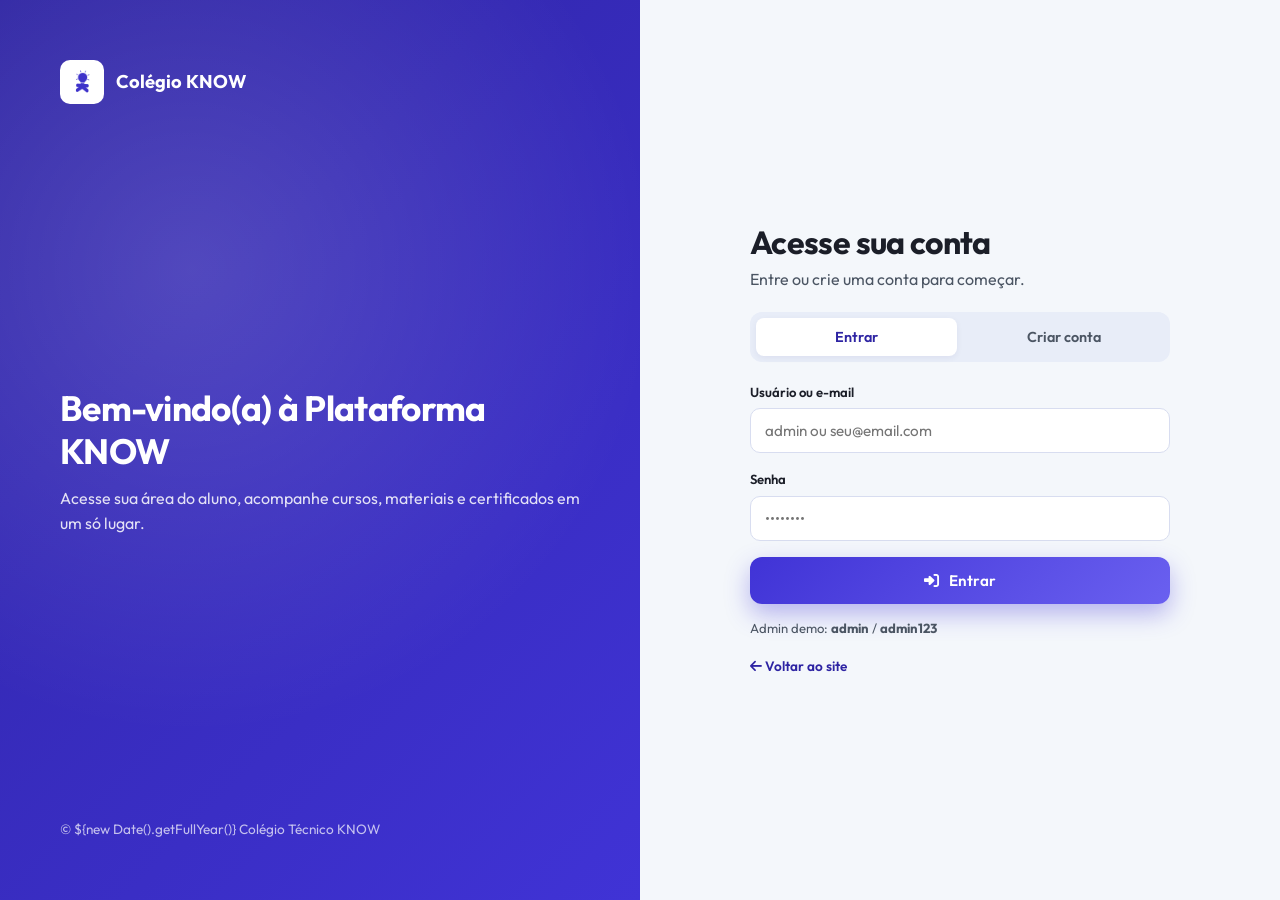
<file: admin.html>
<!doctype html>
<html lang="pt-BR">
<head>
<meta charset="utf-8"><meta name="viewport" content="width=device-width,initial-scale=1">
<title>Painel Administrativo — KNOW</title>
<link rel="icon" href="images/logo-know.png">
<link href="https://fonts.googleapis.com/css2?family=Outfit:wght@300;400;500;600;700;800&display=swap" rel="stylesheet">
<link href="https://cdnjs.cloudflare.com/ajax/libs/font-awesome/6.5.1/css/all.min.css" rel="stylesheet">
<link rel="stylesheet" href="css/style.css">
</head>
<body>
<div class="app" id="app"></div>
<script src="js/partials.js"></script>
<script>
const u = JSON.parse(localStorage.getItem('know_user')||'null');
if(!u || u.role!=='admin'){ location.href='login.html'; }

const leads = JSON.parse(localStorage.getItem('know_leads')||'[]');
const users = JSON.parse(localStorage.getItem('know_users')||'[]');

const byCurso = leads.reduce((a,l)=>{a[l.curso]=(a[l.curso]||0)+1;return a;},{});

function rows(filter='',sortKey='data'){
  const f = leads
    .filter(l => !filter || (l.nome+l.email+l.curso).toLowerCase().includes(filter.toLowerCase()))
    .sort((a,b) => sortKey==='nome'?a.nome.localeCompare(b.nome):new Date(b.data)-new Date(a.data));
  if(!f.length) return `<tr><td colspan="5" style="text-align:center;color:var(--muted);padding:30px">Nenhum lead encontrado</td></tr>`;
  return f.map(l=>`<tr>
    <td><strong>${l.nome}</strong></td>
    <td>${l.email}</td>
    <td>${l.idade} anos</td>
    <td><span class="badge">${l.curso}</span></td>
    <td>${new Date(l.data).toLocaleDateString('pt-BR')}</td>
  </tr>`).join('');
}

const HTML = `
<section class="page-hero">
  <div class="container">
    <div class="breadcrumb">Painel</div>
    <h1>Painel Administrativo</h1>
    <p>Visão geral de leads, usuários e estatísticas da plataforma.</p>
  </div>
</section>
<section><div class="container">
  <div class="dash-grid">
    <div class="dash-card"><div class="icon"><i class="fa-solid fa-user-plus"></i></div><strong>${leads.length}</strong><span>Leads captados</span></div>
    <div class="dash-card"><div class="icon"><i class="fa-solid fa-users"></i></div><strong>${users.length}</strong><span>Usuários</span></div>
    <div class="dash-card"><div class="icon"><i class="fa-solid fa-graduation-cap"></i></div><strong>3</strong><span>Cursos ativos</span></div>
    <div class="dash-card"><div class="icon"><i class="fa-solid fa-chart-pie"></i></div><strong>${Object.keys(byCurso).length}</strong><span>Cursos com leads</span></div>
  </div>

  <h2 style="margin:30px 0 16px">Leads por curso</h2>
  <div class="cards" style="grid-template-columns:repeat(3,1fr)">
    ${['Técnico em Informática','Técnico em Enfermagem','Técnico em Administração'].map(c=>`
      <div class="card"><div class="card__body">
        <h3>${c}</h3>
        <strong style="font-size:2.2rem;color:var(--primary-dark);display:block;margin:8px 0">${byCurso[c]||0}</strong>
        <span style="color:var(--muted);font-size:.85rem">leads registrados</span>
      </div></div>`).join('')}
  </div>

  <div style="margin:32px 0 14px;display:flex;justify-content:space-between;gap:12px;flex-wrap:wrap;align-items:center">
    <h2>Cadastros recentes</h2>
    <div style="display:flex;gap:10px">
      <input id="search" placeholder="Buscar..." style="padding:10px 14px;border:1.5px solid var(--line);border-radius:10px;font-family:inherit">
      <select id="sort" style="padding:10px 14px;border:1.5px solid var(--line);border-radius:10px;font-family:inherit;background:#fff">
        <option value="data">Mais recentes</option>
        <option value="nome">Por nome</option>
      </select>
    </div>
  </div>

  <div class="table-wrap">
    <table>
      <thead><tr><th>Nome</th><th>E-mail</th><th>Idade</th><th>Curso</th><th>Data</th></tr></thead>
      <tbody id="leadBody">${rows()}</tbody>
    </table>
  </div>

  <div style="margin-top:30px;display:flex;gap:10px">
    <button class="btn btn-ghost" onclick="localStorage.removeItem('know_user');location.href='index.html'"><i class="fa-solid fa-right-from-bracket"></i> Sair</button>
    <button class="btn btn-ghost" onclick="if(confirm('Limpar todos os leads?')){localStorage.removeItem('know_leads');location.reload();}"><i class="fa-solid fa-trash"></i> Limpar leads</button>
  </div>
</div></section>
`;

mountShell('admin.html','Painel Administrativo', HTML);

document.getElementById('search').addEventListener('input', refresh);
document.getElementById('sort').addEventListener('change', refresh);
function refresh(){
  const f = document.getElementById('search').value;
  const s = document.getElementById('sort').value;
  document.getElementById('leadBody').innerHTML = rows(f,s);
}
</script>
<script src="js/app.js"></script>
</body>
</html>
</file>
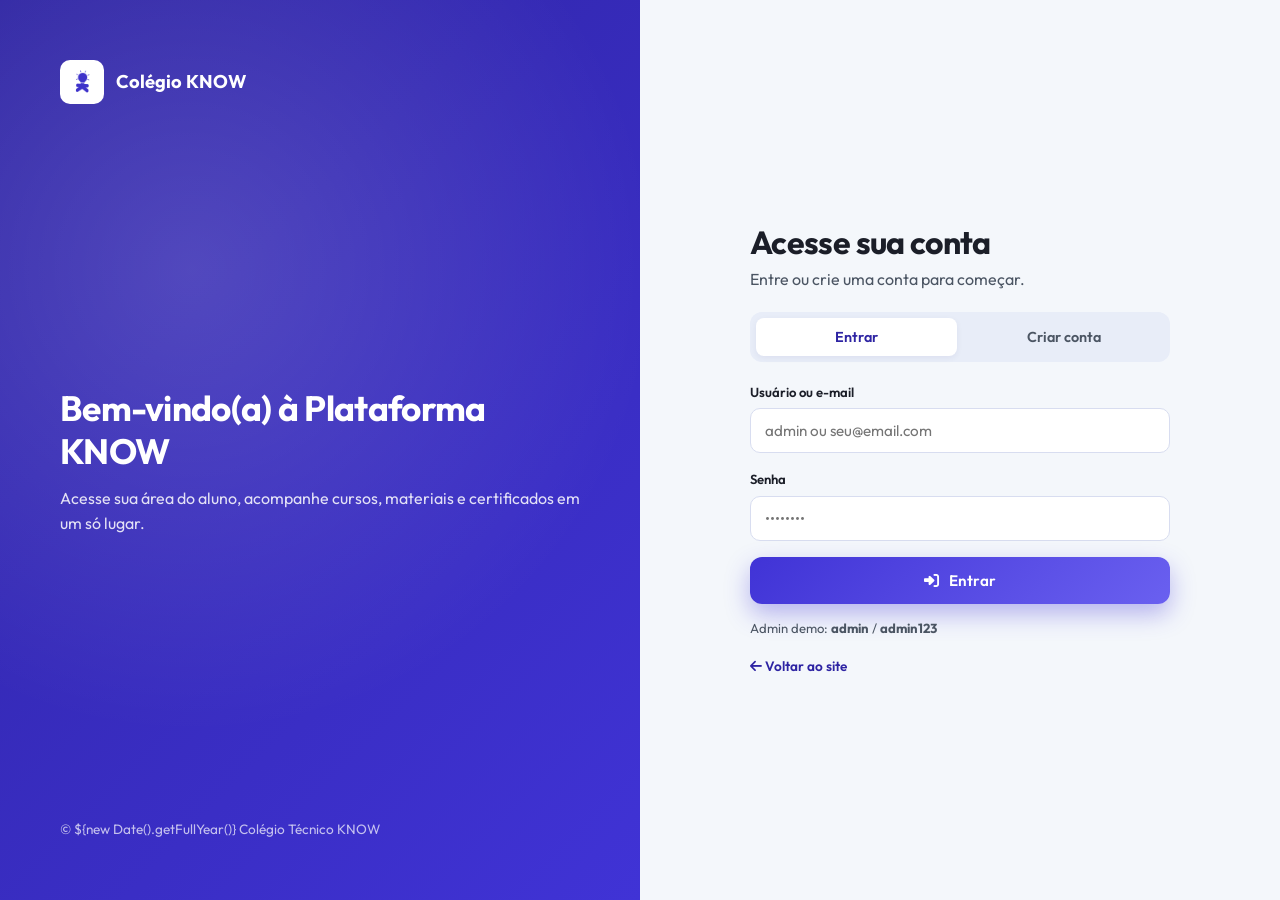
<file: area-aluno.html>
<!doctype html>
<html lang="pt-BR">
<head>
<meta charset="utf-8"><meta name="viewport" content="width=device-width,initial-scale=1">
<title>Área do Aluno — KNOW</title>
<link rel="icon" href="images/logo-know.png">
<link href="https://fonts.googleapis.com/css2?family=Outfit:wght@300;400;500;600;700;800&display=swap" rel="stylesheet">
<link href="https://cdnjs.cloudflare.com/ajax/libs/font-awesome/6.5.1/css/all.min.css" rel="stylesheet">
<link rel="stylesheet" href="css/style.css">
</head>
<body>
<div class="app" id="app"></div>
<script src="js/partials.js"></script>
<script>
const u = JSON.parse(localStorage.getItem('know_user')||'null');
if(!u){ location.href='login.html'; }

const courses = [
  {id:'inf', name:'Técnico em Informática', progress:62, modules:[
    {t:'Introdução à Programação', v:'dQw4w9WgXcQ', done:true},
    {t:'HTML e CSS Essenciais', v:'pQN-pnXPaVg', done:true},
    {t:'JavaScript Moderno', v:'PkZNo7MFNFg', done:false},
    {t:'Banco de Dados', v:'HXV3zeQKqGY', done:false},
  ]},
  {id:'enf', name:'Técnico em Enfermagem', progress:30, modules:[
    {t:'Anatomia Básica', v:'4F4qzPbcFiA', done:true},
    {t:'Sinais Vitais', v:'b1H3xO3x_Js', done:false},
    {t:'Primeiros Socorros', v:'eIho2S0ZahI', done:false},
  ]},
  {id:'adm', name:'Técnico em Administração', progress:15, modules:[
    {t:'Fundamentos de Gestão', v:'jNQXAC9IVRw', done:false},
    {t:'Marketing Digital', v:'lTTajzrSkCw', done:false},
  ]}
];

const params = new URLSearchParams(location.search);
const view = params.get('view') || 'dash';
const cid = params.get('c');

function renderDash(){
  return `
  <section class="page-hero">
    <div class="container">
      <div class="breadcrumb">Área do Aluno</div>
      <h1>Olá, ${u.name.split(' ')[0]} 👋</h1>
      <p>Acompanhe seus cursos, progresso e materiais.</p>
    </div>
  </section>
  <section><div class="container">
    <div class="dash-grid">
      <div class="dash-card"><div class="icon"><i class="fa-solid fa-book-open"></i></div><strong>${courses.length}</strong><span>Cursos ativos</span></div>
      <div class="dash-card"><div class="icon"><i class="fa-solid fa-chart-line"></i></div><strong>${Math.round(courses.reduce((s,c)=>s+c.progress,0)/courses.length)}%</strong><span>Progresso médio</span></div>
      <div class="dash-card"><div class="icon"><i class="fa-solid fa-certificate"></i></div><strong>2</strong><span>Certificados</span></div>
      <div class="dash-card"><div class="icon"><i class="fa-solid fa-clock"></i></div><strong>34h</strong><span>Tempo de estudo</span></div>
    </div>
    <h2 style="margin-bottom:18px">Meus cursos</h2>
    <div class="cards">
      ${courses.map(c=>`
        <article class="card">
          <div class="card__body">
            <span class="badge">${c.modules.length} módulos</span>
            <h3 style="margin-top:10px">${c.name}</h3>
            <div class="progress"><div style="width:${c.progress}%"></div></div>
            <p style="font-size:.82rem">${c.progress}% concluído</p>
            <a class="card__link" href="?view=course&c=${c.id}">Continuar <i class="fa-solid fa-arrow-right"></i></a>
          </div>
        </article>`).join('')}
    </div>
    <div style="margin-top:30px"><button class="btn btn-ghost" onclick="localStorage.removeItem('know_user');location.href='index.html'"><i class="fa-solid fa-right-from-bracket"></i> Sair</button></div>
  </div></section>`;
}

function renderCourse(){
  const c = courses.find(x=>x.id===cid) || courses[0];
  return `
  <section class="page-hero">
    <div class="container">
      <div class="breadcrumb"><a href="area-aluno.html">Área do Aluno</a> / ${c.name}</div>
      <h1>${c.name}</h1>
      <p>Progresso: ${c.progress}% — continue de onde parou.</p>
    </div>
  </section>
  <section><div class="container">
    ${c.modules.map((m,i)=>`
      <div class="module">
        <div class="module__head">
          <h3><i class="fa-solid ${m.done?'fa-circle-check':'fa-circle-play'}" style="color:var(--primary);margin-right:8px"></i> Módulo ${i+1}: ${m.t}</h3>
          <span class="badge">${m.done?'Concluído':'Em andamento'}</span>
        </div>
        <div class="video-frame"><iframe src="https://www.youtube.com/embed/${m.v}" title="${m.t}" allowfullscreen></iframe></div>
        <div style="margin-top:14px;display:flex;gap:10px;flex-wrap:wrap">
          <a class="btn btn-ghost" href="#"><i class="fa-solid fa-file-pdf"></i> Material PDF</a>
          <a class="btn btn-ghost" href="#"><i class="fa-solid fa-clipboard-question"></i> Quiz</a>
        </div>
      </div>`).join('')}
    <a class="btn btn-primary" href="area-aluno.html"><i class="fa-solid fa-arrow-left"></i> Voltar</a>
  </div></section>`;
}

mountShell('area-aluno.html','Área do Aluno', view==='course'?renderCourse():renderDash());
</script>
<script src="js/app.js"></script>
</body>
</html>
</file>
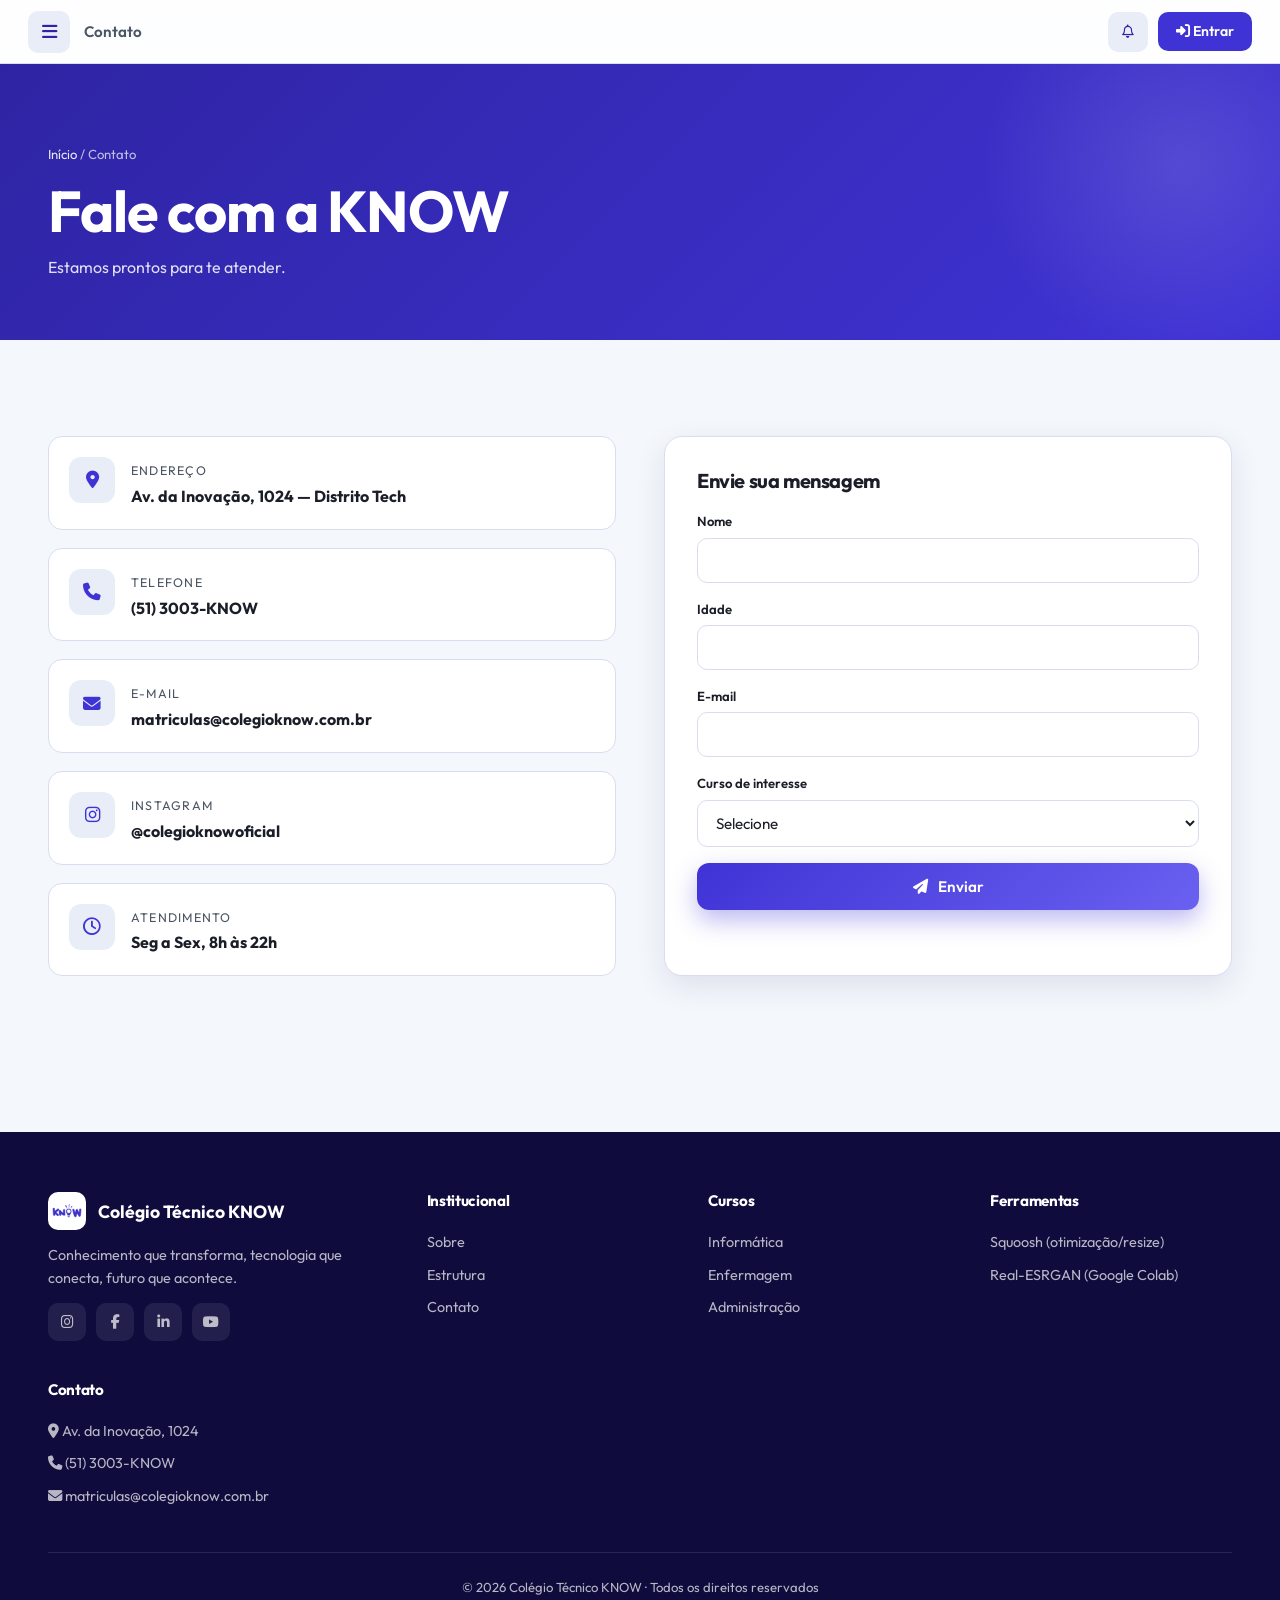
<file: contato.html>
<!doctype html>
<html lang="pt-BR">
<head>
<meta charset="utf-8"><meta name="viewport" content="width=device-width,initial-scale=1">
<title>Contato — Colégio Técnico KNOW</title>
<link rel="icon" href="images/logo-know.png">
<link href="https://fonts.googleapis.com/css2?family=Outfit:wght@300;400;500;600;700;800&display=swap" rel="stylesheet">
<link href="https://cdnjs.cloudflare.com/ajax/libs/font-awesome/6.5.1/css/all.min.css" rel="stylesheet">
<link href="https://unpkg.com/aos@2.3.4/dist/aos.css" rel="stylesheet">
<link rel="stylesheet" href="css/style.css">
</head>
<body>
<div class="app" id="app"></div>
<script src="js/partials.js"></script>
<script>
const HTML = `
<section class="page-hero">
  <div class="container"><div class="breadcrumb"><a href="index.html">Início</a> / Contato</div>
    <h1>Fale com a KNOW</h1><p>Estamos prontos para te atender.</p>
  </div>
</section>
<section>
  <div class="container">
    <div class="contact-grid">
      <div class="contact-info">
        <div class="contact-item"><i class="fa-solid fa-location-dot"></i><div><small>Endereço</small><strong>Av. da Inovação, 1024 — Distrito Tech</strong></div></div>
        <div class="contact-item"><i class="fa-solid fa-phone"></i><div><small>Telefone</small><strong>(51) 3003-KNOW</strong></div></div>
        <div class="contact-item"><i class="fa-solid fa-envelope"></i><div><small>E-mail</small><strong>matriculas@colegioknow.com.br</strong></div></div>
        <div class="contact-item"><i class="fa-brands fa-instagram"></i><div><small>Instagram</small><strong>@colegioknowoficial</strong></div></div>
        <div class="contact-item"><i class="fa-regular fa-clock"></i><div><small>Atendimento</small><strong>Seg a Sex, 8h às 22h</strong></div></div>
      </div>
      <form class="form" id="leadForm" novalidate>
        <h3>Envie sua mensagem</h3>
        <div class="field" data-field="nome"><label>Nome</label><input name="nome" type="text"><span class="err">Informe seu nome</span></div>
        <div class="field" data-field="idade"><label>Idade</label><input name="idade" type="number"><span class="err">Idade inválida</span></div>
        <div class="field" data-field="email"><label>E-mail</label><input name="email" type="email"><span class="err">E-mail inválido</span></div>
        <div class="field" data-field="curso"><label>Curso de interesse</label>
          <select name="curso"><option value="">Selecione</option>
            <option>Técnico em Informática</option><option>Técnico em Enfermagem</option><option>Técnico em Administração</option>
          </select><span class="err">Selecione um curso</span>
        </div>
        <button class="btn btn-primary" style="width:100%;justify-content:center" type="submit"><i class="fa-solid fa-paper-plane"></i> Enviar</button>
      </form>
    </div>
  </div>
</section>
` + renderFooter();
mountShell('contato.html','Contato', HTML);
</script>
<script src="https://unpkg.com/aos@2.3.4/dist/aos.js"></script>
<script src="js/app.js"></script>
</body>
</html>
</file>
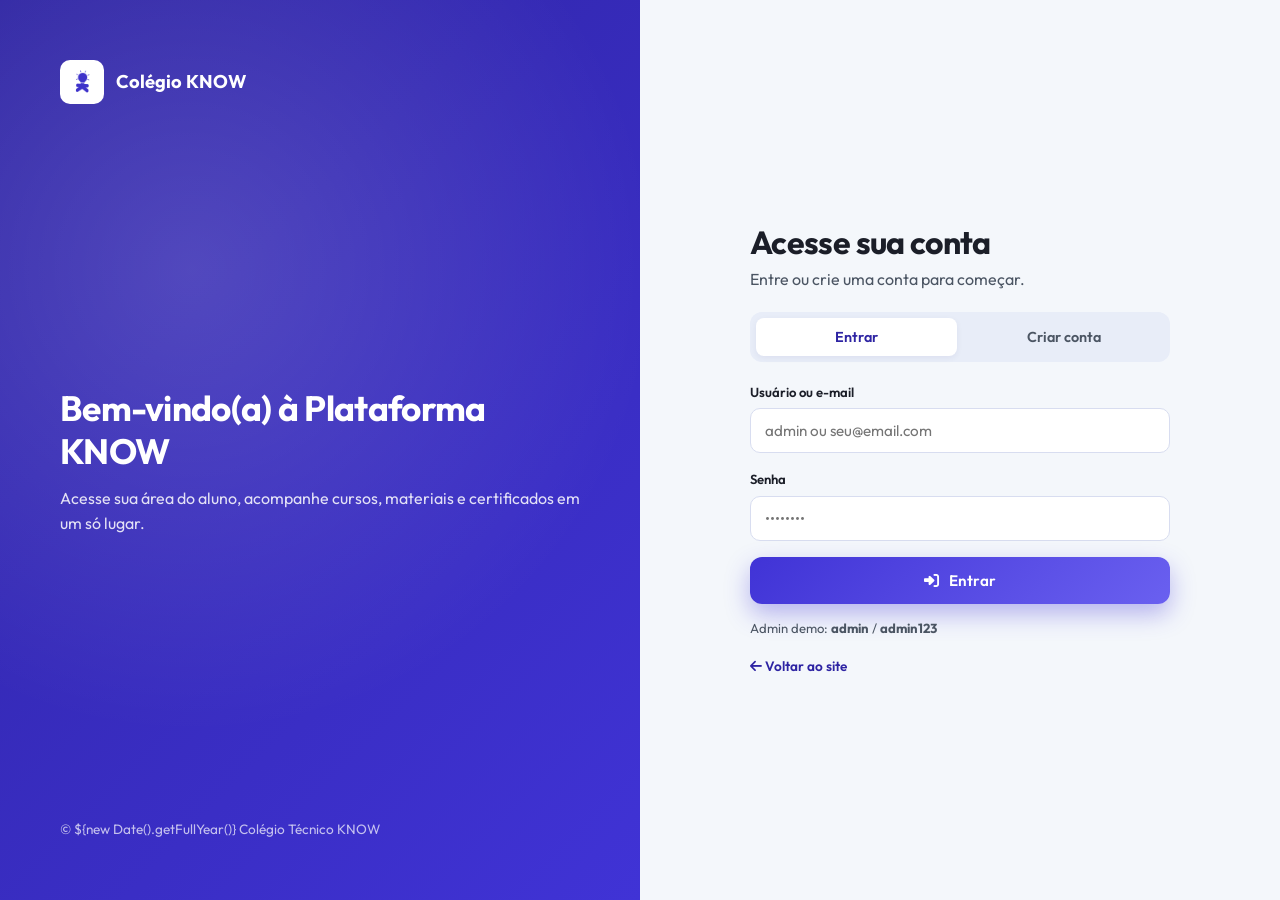
<file: login.html>
<!doctype html>
<html lang="pt-BR">
<head>
<meta charset="utf-8"><meta name="viewport" content="width=device-width,initial-scale=1">
<title>Login — Colégio Técnico KNOW</title>
<link rel="icon" href="images/logo-know.png">
<link href="https://fonts.googleapis.com/css2?family=Outfit:wght@300;400;500;600;700;800&display=swap" rel="stylesheet">
<link href="https://cdnjs.cloudflare.com/ajax/libs/font-awesome/6.5.1/css/all.min.css" rel="stylesheet">
<link rel="stylesheet" href="css/style.css">
</head>
<body>
<div class="auth-wrap">
  <div class="auth-side">
    <div>
      <a href="index.html" style="display:flex;align-items:center;gap:12px;color:#fff">
        <img src="images/icone-know.png" alt="" style="width:44px;height:44px;background:#fff;border-radius:10px;padding:4px">
        <strong style="font-size:1.15rem">Colégio KNOW</strong>
      </a>
    </div>
    <div>
      <h2>Bem-vindo(a) à Plataforma KNOW</h2>
      <p>Acesse sua área do aluno, acompanhe cursos, materiais e certificados em um só lugar.</p>
    </div>
    <div style="font-size:.85rem;color:rgba(255,255,255,.7)">© ${new Date().getFullYear()} Colégio Técnico KNOW</div>
  </div>
  <div class="auth-form-wrap">
    <div class="auth-form">
      <h1>Acesse sua conta</h1>
      <p>Entre ou crie uma conta para começar.</p>
      <div class="auth-tabs">
        <button class="active" data-tab="login">Entrar</button>
        <button data-tab="register">Criar conta</button>
      </div>
      <form id="loginForm">
        <div class="field"><label>Usuário ou e-mail</label><input name="user" type="text" placeholder="admin ou seu@email.com" required></div>
        <div class="field"><label>Senha</label><input name="pass" type="password" placeholder="••••••••" required></div>
        <button class="btn btn-primary" style="width:100%;justify-content:center" type="submit"><i class="fa-solid fa-right-to-bracket"></i> Entrar</button>
        <p style="margin-top:14px;font-size:.82rem;color:var(--muted)">Admin demo: <strong>admin</strong> / <strong>admin123</strong></p>
      </form>
      <form id="registerForm" style="display:none">
        <div class="field"><label>Nome completo</label><input name="name" type="text" required></div>
        <div class="field"><label>E-mail</label><input name="email" type="email" required></div>
        <div class="field"><label>Senha</label><input name="pass" type="password" minlength="6" required></div>
        <button class="btn btn-primary" style="width:100%;justify-content:center" type="submit"><i class="fa-solid fa-user-plus"></i> Criar conta</button>
      </form>
      <p style="margin-top:18px;font-size:.85rem;color:var(--muted)"><a href="index.html" style="color:var(--primary-dark);font-weight:600"><i class="fa-solid fa-arrow-left"></i> Voltar ao site</a></p>
    </div>
  </div>
</div>

<script src="js/app.js"></script>
<script>
const tabs = document.querySelectorAll('.auth-tabs button');
tabs.forEach(b => b.addEventListener('click', () => {
  tabs.forEach(x=>x.classList.remove('active'));
  b.classList.add('active');
  const t = b.dataset.tab;
  document.getElementById('loginForm').style.display = t==='login'?'block':'none';
  document.getElementById('registerForm').style.display = t==='register'?'block':'none';
}));

document.getElementById('loginForm').addEventListener('submit', e => {
  e.preventDefault();
  const user = e.target.user.value.trim();
  const pass = e.target.pass.value;
  if(user==='admin' && pass==='admin123'){
    localStorage.setItem('know_user', JSON.stringify({name:'Administrador KNOW', email:'admin@knowedu.com', role:'admin'}));
    addNotification({
      id:'quiz',
      title:'Quiz Vocacional disponível',
      message:'Responda o quiz e descubra sua área de interesse.',
      href:'quiz.html'
    });
    addNotification({
      id:'raspadinha',
      title:'Raspadinha da Sorte',
      message:'Raspe 3 itens iguais e ganhe prêmios exclusivos.',
      href:'raspadinha.html'
    });
    toast('Bem-vindo, administrador!');
    setTimeout(()=>location.href='admin.html',800);
    return;
  }
  const users = JSON.parse(localStorage.getItem('know_users')||'[]');
  const found = users.find(u => (u.email===user) && u.pass===pass);
  if(found){
    localStorage.setItem('know_user', JSON.stringify({name:found.name,email:found.email,role:'aluno'}));
    addNotification({
      id:'quiz',
      title:'Quiz Vocacional disponível',
      message:'Responda o quiz e descubra sua área de interesse.',
      href:'quiz.html'
    });
    addNotification({
      id:'raspadinha',
      title:'Raspadinha da Sorte',
      message:'Raspe 3 itens iguais e ganhe prêmios exclusivos.',
      href:'raspadinha.html'
    });
    toast('Login realizado!');
    setTimeout(()=>location.href='area-aluno.html',800);
  } else {
    toast('Credenciais inválidas','error');
  }
});

document.getElementById('registerForm').addEventListener('submit', e => {
  e.preventDefault();
  const name = e.target.name.value.trim();
  const email = e.target.email.value.trim();
  const pass = e.target.pass.value;
  const users = JSON.parse(localStorage.getItem('know_users')||'[]');
  if(users.find(u=>u.email===email)){ toast('E-mail já cadastrado','error'); return; }
  users.push({name,email,pass,createdAt:new Date().toISOString()});
  localStorage.setItem('know_users', JSON.stringify(users));
  localStorage.setItem('know_user', JSON.stringify({name,email,role:'aluno'}));
  addLead({
    id: Date.now(),
    nome: name,
    idade: 0,
    email,
    curso: 'Cadastro KNOW',
    data: new Date().toISOString()
  });
  addNotification({
    id:'quiz',
    title:'Quiz Vocacional disponível',
    message:'Responda o quiz e descubra sua área de interesse.',
    href:'quiz.html'
  });
  addNotification({
    id:'raspadinha',
    title:'Raspadinha da Sorte',
    message:'Raspe 3 itens iguais e ganhe prêmios exclusivos.',
    href:'raspadinha.html'
  });
  toast('Conta criada com sucesso!');
  setTimeout(()=>location.href='area-aluno.html',800);
});
</script>
</body>
</html>
</file>
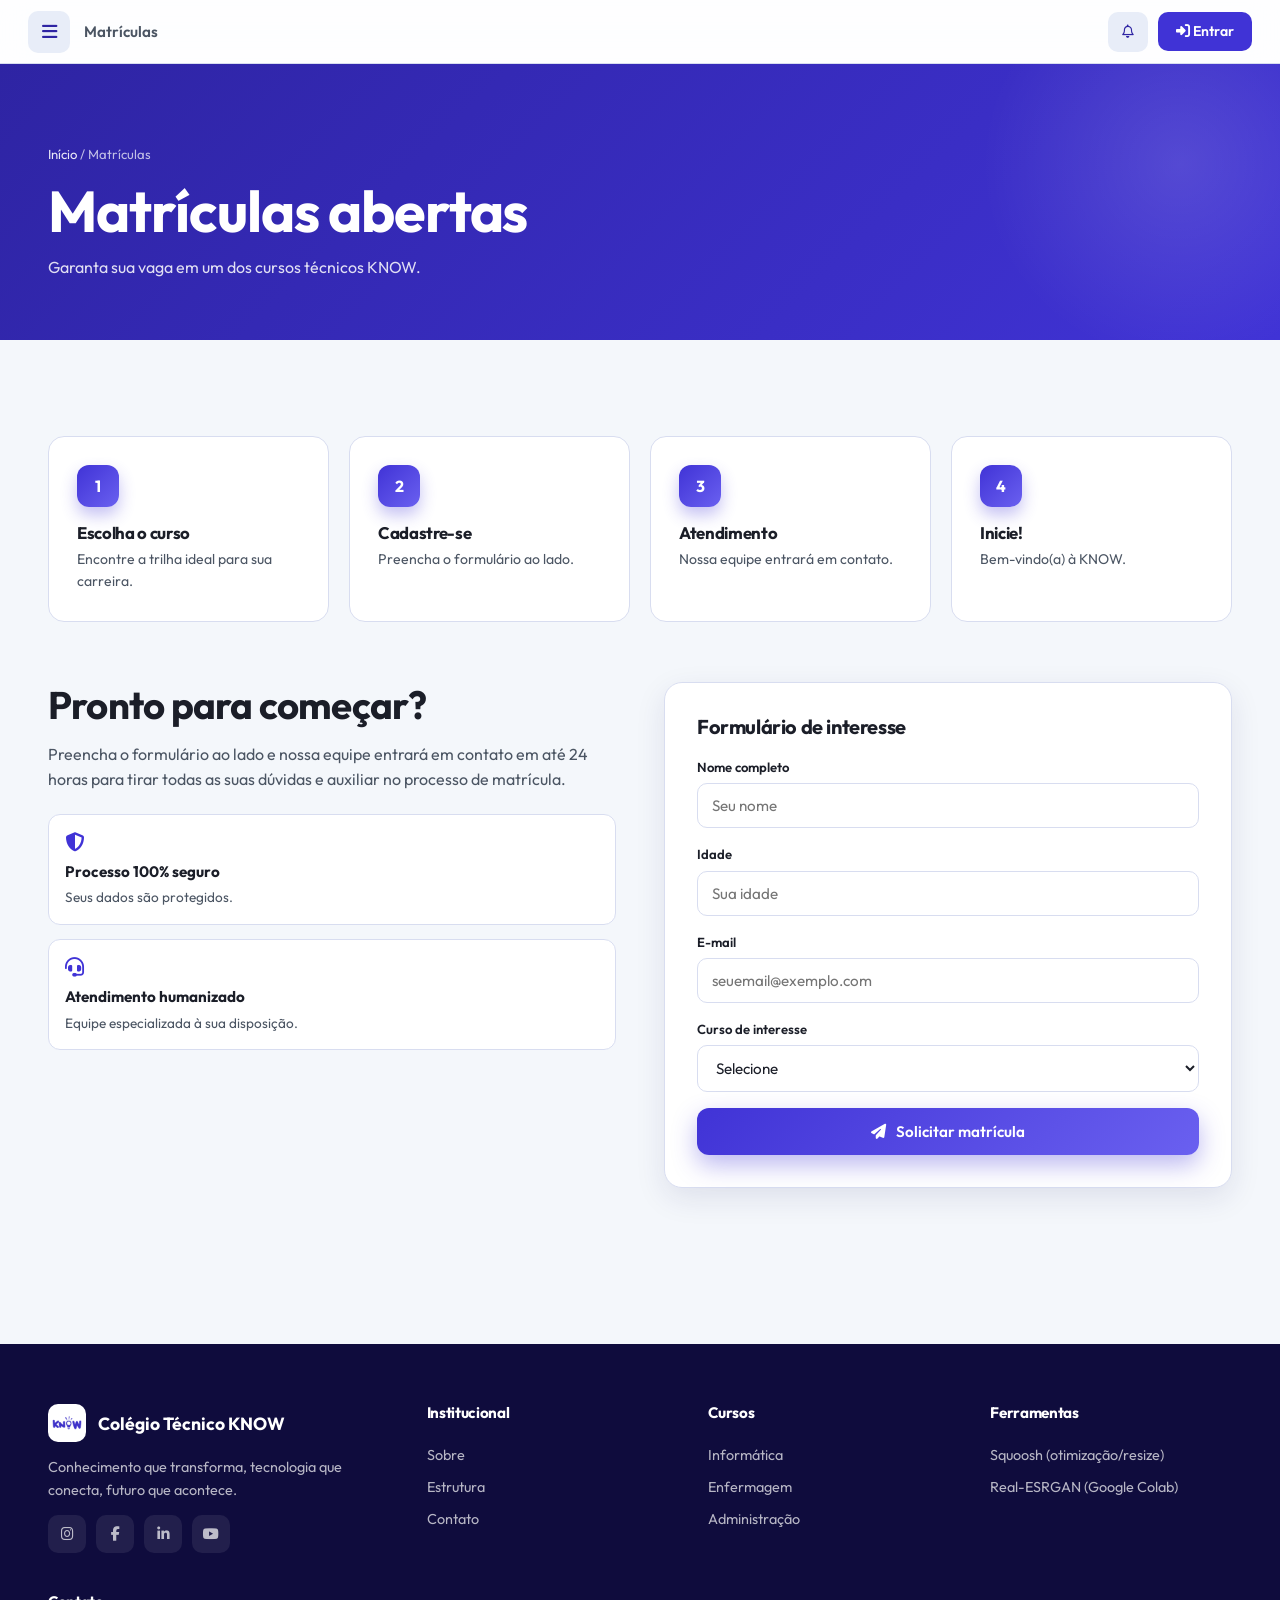
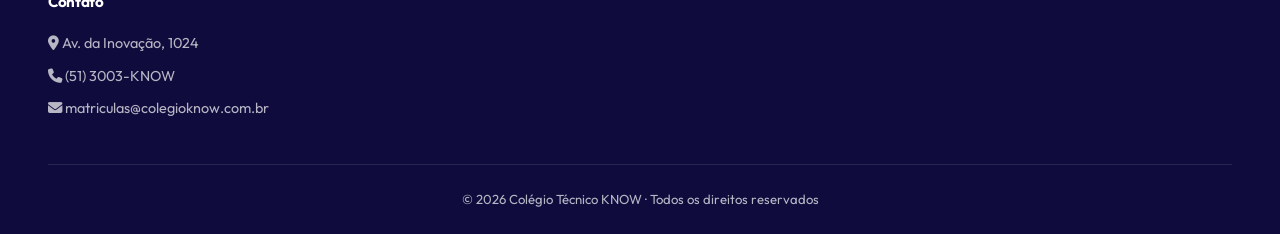
<file: matriculas.html>
<!doctype html>
<html lang="pt-BR">
<head>
<meta charset="utf-8"><meta name="viewport" content="width=device-width,initial-scale=1">
<title>Matrículas — Colégio Técnico KNOW</title>
<link rel="icon" href="images/logo-know.png">
<link href="https://fonts.googleapis.com/css2?family=Outfit:wght@300;400;500;600;700;800&display=swap" rel="stylesheet">
<link href="https://cdnjs.cloudflare.com/ajax/libs/font-awesome/6.5.1/css/all.min.css" rel="stylesheet">
<link href="https://unpkg.com/aos@2.3.4/dist/aos.css" rel="stylesheet">
<link rel="stylesheet" href="css/style.css">
</head>
<body>
<div class="app" id="app"></div>
<script src="js/partials.js"></script>
<script>
const HTML = `
<section class="page-hero">
  <div class="container"><div class="breadcrumb"><a href="index.html">Início</a> / Matrículas</div>
    <h1>Matrículas abertas</h1>
    <p>Garanta sua vaga em um dos cursos técnicos KNOW.</p>
  </div>
</section>
<section>
  <div class="container">
    <div class="steps" style="margin-bottom:60px">
      <div class="step"><div class="step__num">1</div><h3>Escolha o curso</h3><p>Encontre a trilha ideal para sua carreira.</p></div>
      <div class="step"><div class="step__num">2</div><h3>Cadastre-se</h3><p>Preencha o formulário ao lado.</p></div>
      <div class="step"><div class="step__num">3</div><h3>Atendimento</h3><p>Nossa equipe entrará em contato.</p></div>
      <div class="step"><div class="step__num">4</div><h3>Inicie!</h3><p>Bem-vindo(a) à KNOW.</p></div>
    </div>
    <div class="contact-grid">
      <div data-aos="fade-right">
        <h2>Pronto para começar?</h2>
        <p style="margin-top:14px">Preencha o formulário ao lado e nossa equipe entrará em contato em até 24 horas para tirar todas as suas dúvidas e auxiliar no processo de matrícula.</p>
        <div class="values" style="grid-template-columns:1fr">
          <div class="value"><i class="fa-solid fa-shield-halved"></i><strong>Processo 100% seguro</strong><p>Seus dados são protegidos.</p></div>
          <div class="value"><i class="fa-solid fa-headset"></i><strong>Atendimento humanizado</strong><p>Equipe especializada à sua disposição.</p></div>
        </div>
      </div>
      <form class="form" id="leadForm" data-aos="fade-left" novalidate>
        <h3>Formulário de interesse</h3>
        <div class="field" data-field="nome"><label>Nome completo</label><input name="nome" type="text" placeholder="Seu nome"><span class="err">Informe seu nome</span></div>
        <div class="field" data-field="idade"><label>Idade</label><input name="idade" type="number" placeholder="Sua idade"><span class="err">Idade inválida</span></div>
        <div class="field" data-field="email"><label>E-mail</label><input name="email" type="email" placeholder="seuemail@exemplo.com"><span class="err">E-mail inválido</span></div>
        <div class="field" data-field="curso"><label>Curso de interesse</label>
          <select name="curso"><option value="">Selecione</option>
            <option>Técnico em Informática</option>
            <option>Técnico em Enfermagem</option>
            <option>Técnico em Administração</option>
          </select><span class="err">Selecione um curso</span>
        </div>
        <button class="btn btn-primary" style="width:100%;justify-content:center" type="submit"><i class="fa-solid fa-paper-plane"></i> Solicitar matrícula</button>
      </form>
    </div>
  </div>
</section>
` + renderFooter();
mountShell('matriculas.html','Matrículas', HTML);
</script>
<script src="https://unpkg.com/aos@2.3.4/dist/aos.js"></script>
<script src="js/app.js"></script>
</body>
</html>
</file>
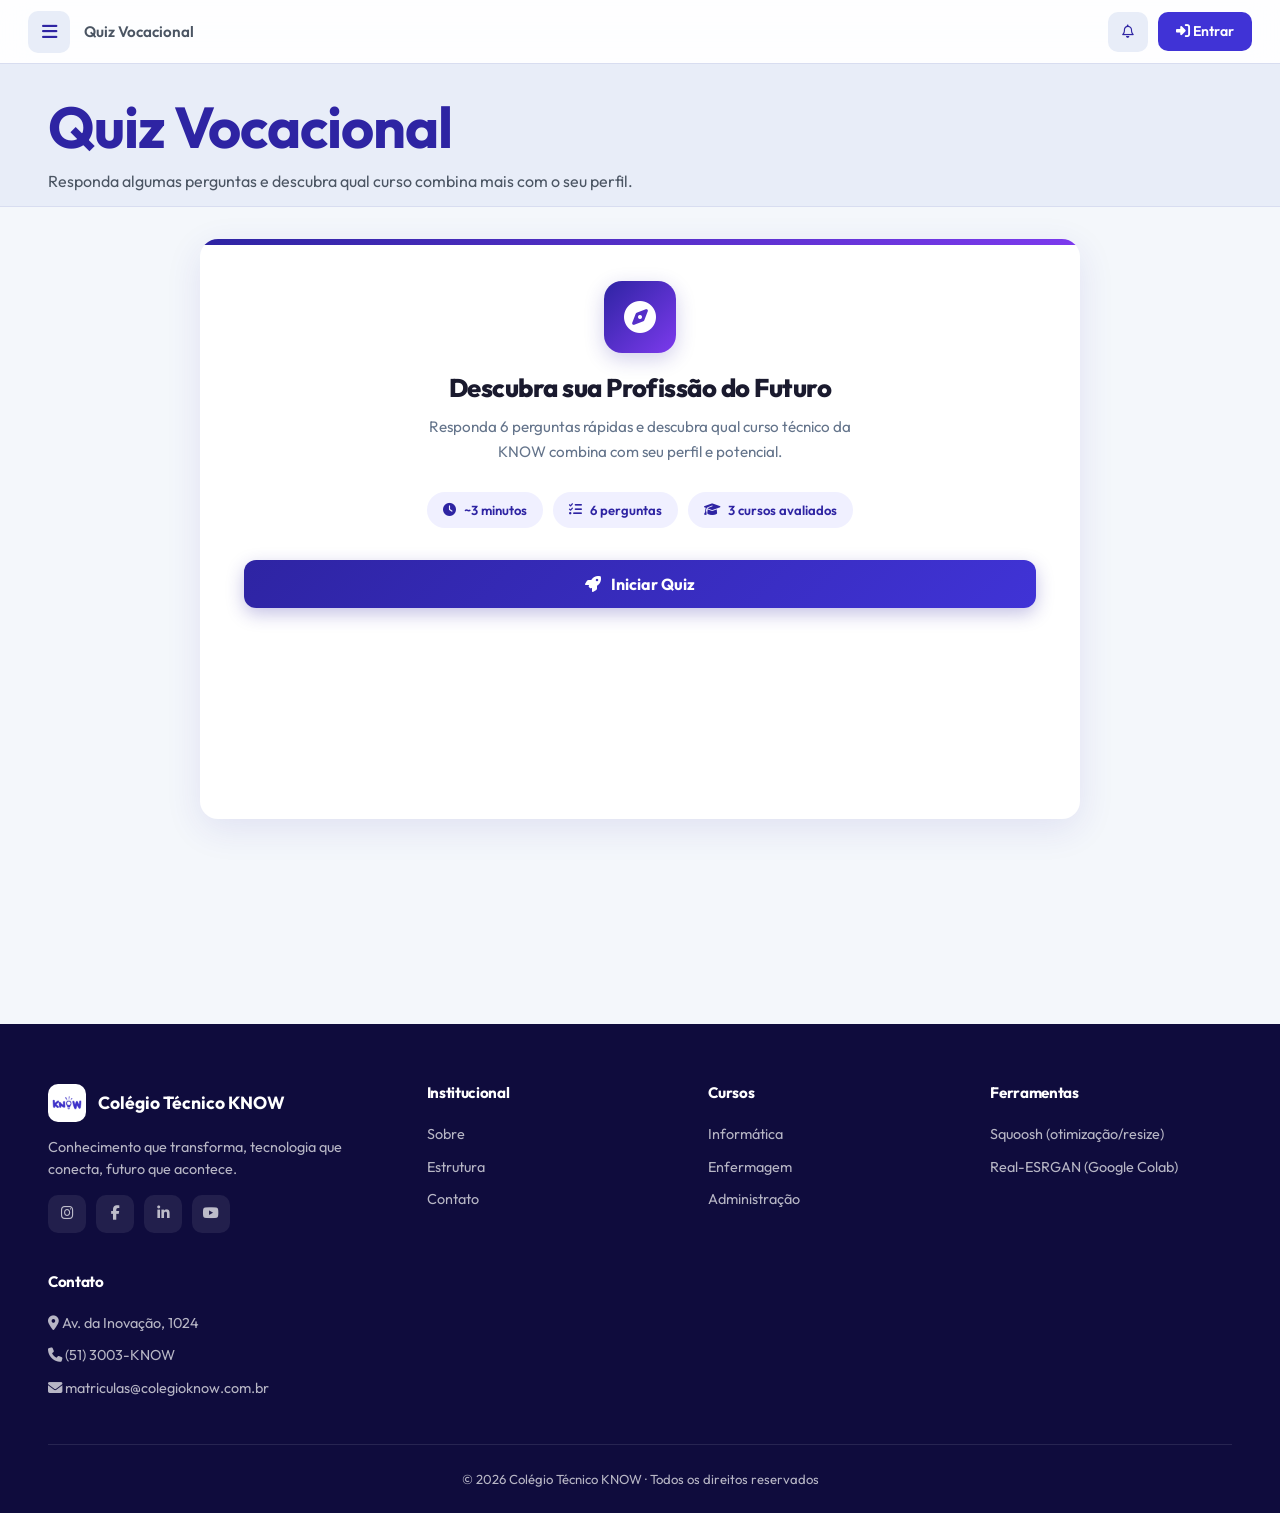
<file: quiz.html>
<!doctype html>
<html lang="pt-BR">
<head>
<meta charset="utf-8">
<meta name="viewport" content="width=device-width,initial-scale=1">
<title>Quiz Vocacional — Colégio Técnico KNOW</title>
<link rel="icon" href="images/logo-know.png">
<link href="https://fonts.googleapis.com/css2?family=Outfit:wght@300;400;500;600;700;800&display=swap" rel="stylesheet">
<link href="https://cdnjs.cloudflare.com/ajax/libs/font-awesome/6.5.1/css/all.min.css" rel="stylesheet">
<link rel="stylesheet" href="css/style.css">
<link rel="stylesheet" href="css/quizCss.css">

</head>
<body>
<div class="app" id="app"></div>
<script src="js/partials.js"></script>
<script>
const HTML = `
<div class="quiz-page">
  <div class="quiz-hero">
    <div class="container">
      <div class="quiz-breadcrumb"></div>
      <h1>Quiz Vocacional</h1>
      <p>Responda algumas perguntas e descubra qual curso combina mais com o seu perfil.</p>
    </div>
  </div>
  <main class="quiz-main" id="quiz-root"></main>
</div>
` + renderFooter();
mountShell('quiz.html','Quiz Vocacional', HTML);
</script>
<script src="https://unpkg.com/aos@2.3.4/dist/aos.js"></script>
<script src="js/app.js"></script>
<script src="js/quizJS.js"></script>
</body>
</html>
</file>
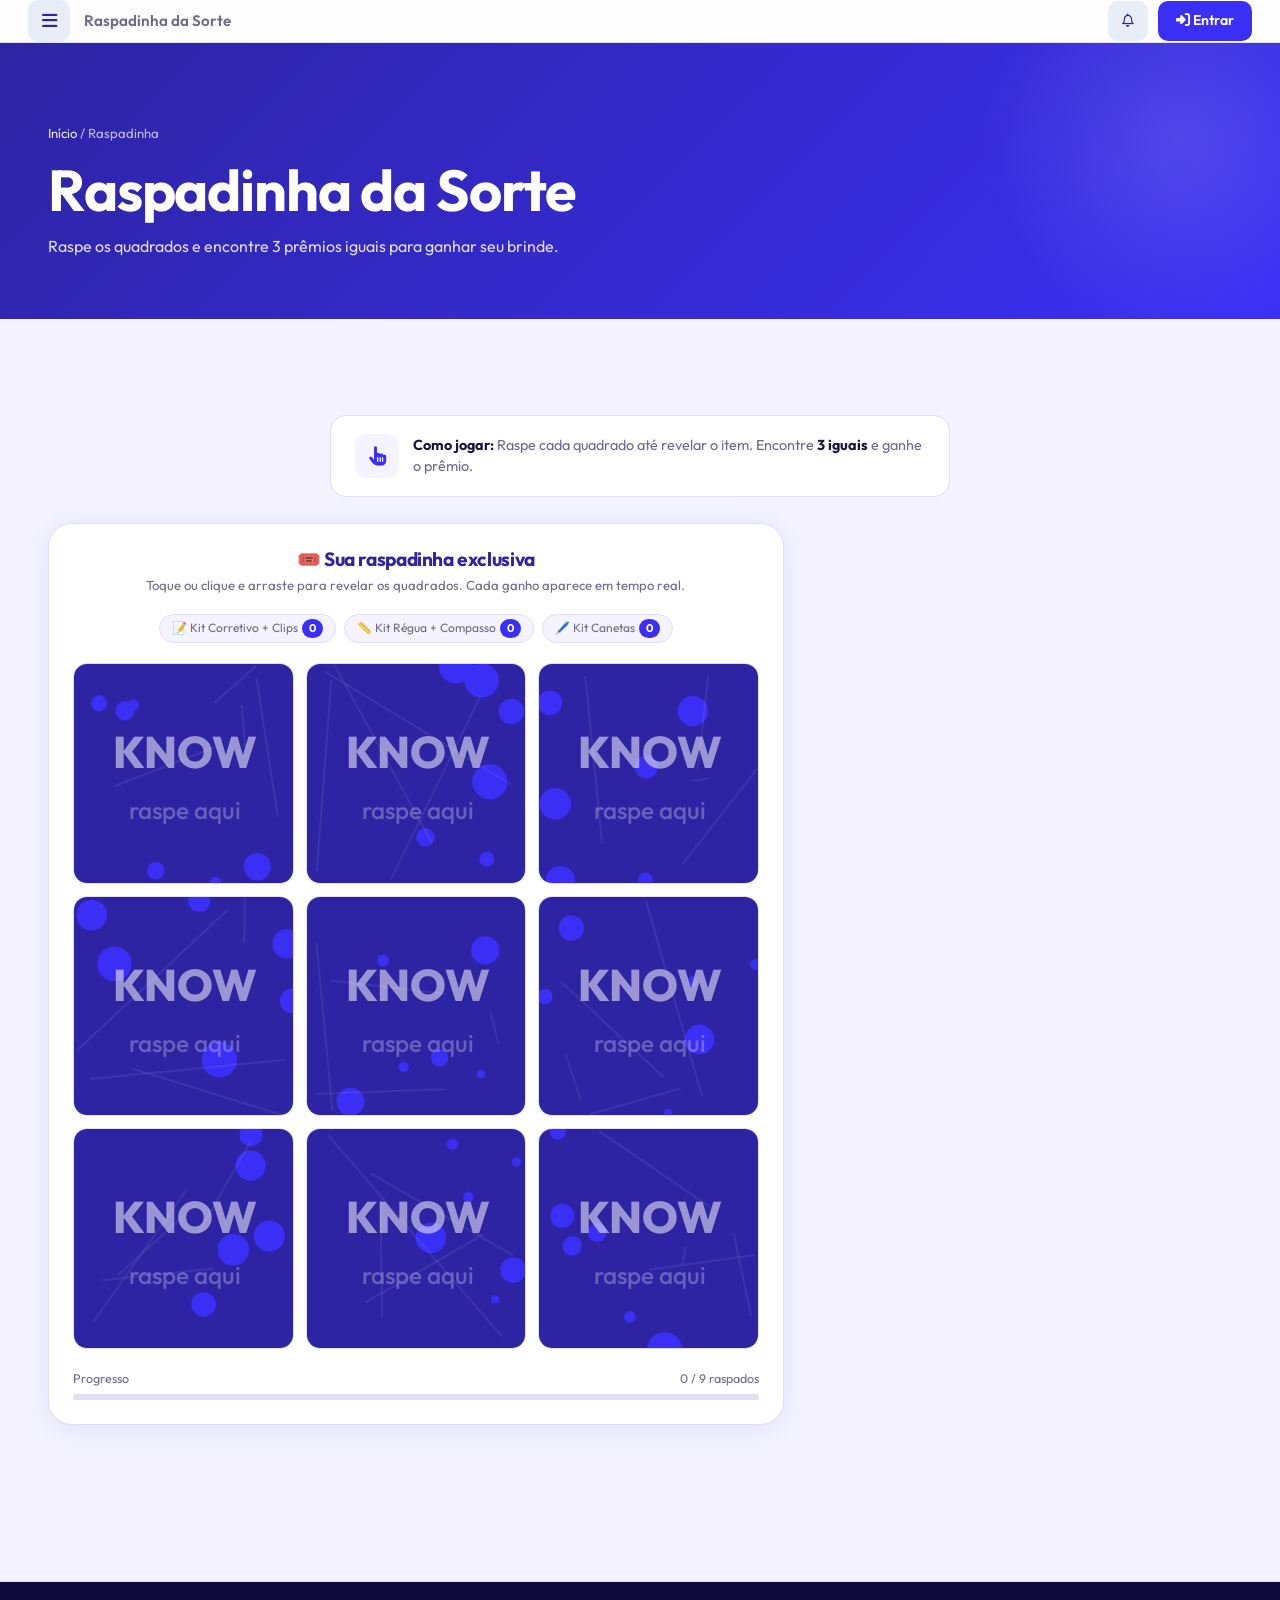
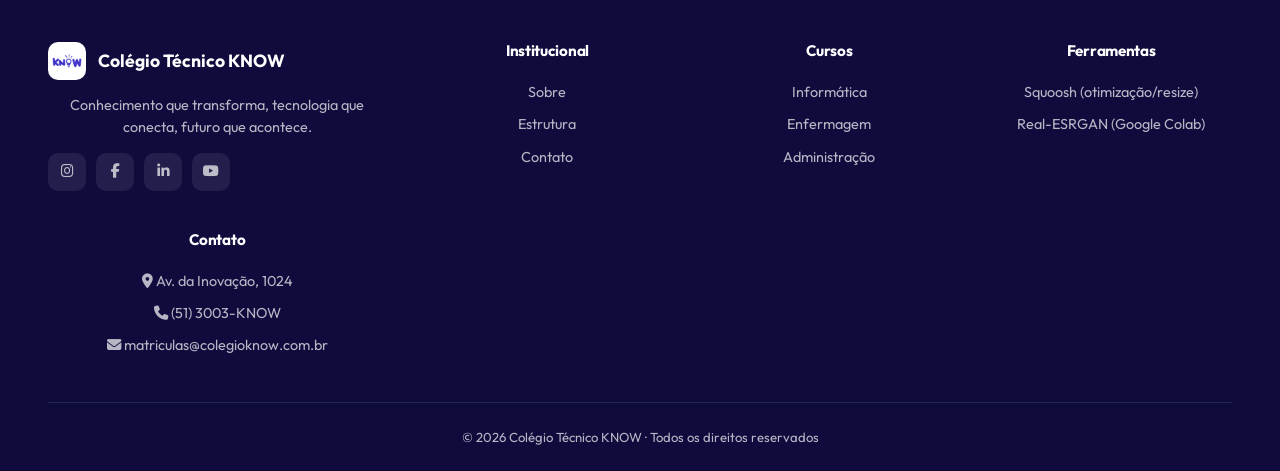
<file: raspadinha.html>
<!DOCTYPE html>
<html lang="pt-BR">
<head>
<meta charset="UTF-8">
<meta name="viewport" content="width=device-width, initial-scale=1.0">
<title>Raspadinha KNOW — Seu Prêmio Espera!</title>
<link href="https://fonts.googleapis.com/css2?family=Outfit:wght@300;400;500;600;700;800&display=swap" rel="stylesheet">
<link href="https://cdnjs.cloudflare.com/ajax/libs/font-awesome/6.5.1/css/all.min.css" rel="stylesheet">
<link rel="stylesheet" href="css/style.css">
<link rel="stylesheet" href="css/raspadinha.css">
</head>
<body>
<div class="app" id="app"></div>
<script src="js/partials.js"></script>
<script>
const HTML = `
<section class="page-hero">
  <div class="container">
    <div class="breadcrumb"><a href="index.html">Início</a> / Raspadinha</div>
    <h1>Raspadinha da Sorte</h1>
    <p>Raspe os quadrados e encontre 3 prêmios iguais para ganhar seu brinde.</p>
  </div>
</section>
<section>
  <div class="container">
    <div class="instruction-box">
      <div class="icon-wrap"><i class="fa-solid fa-hand-pointer"></i></div>
      <p><strong>Como jogar:</strong> Raspe cada quadrado até revelar o item. Encontre <strong>3 iguais</strong> e ganhe o prêmio.</p>
    </div>
    <div class="raspadinha-layout">
      <div class="scratch-area">
        <div class="scratch-wrapper">
          <div class="scratch-header">
            <h2>🎟️ Sua raspadinha exclusiva</h2>
            <p>Toque ou clique e arraste para revelar os quadrados. Cada ganho aparece em tempo real.</p>
          </div>
          <div class="match-strip" id="matchStrip"></div>
          <div class="scratch-grid" id="scratchGrid"></div>
          <div class="winner-banner" id="winnerBanner">
            <p>🎉 Você encontrou 3 <strong id="bannerPrize"></strong>! Continue raspando para confirmar seu prêmio.</p>
          </div>
          <div class="progress-wrap">
            <div class="progress-label">
              <span>Progresso</span>
              <span id="progressText">0 / 9 raspados</span>
            </div>
            <div class="progress-track"><div class="progress-fill" id="progressFill"></div></div>
          </div>
        </div>
      </div>
      <div class="result-area">
        <div class="result-panel" id="resultPanel"></div>
      </div>
    </div>
  </div>
</section>
` + renderFooter();
mountShell('raspadinha.html','Raspadinha da Sorte', HTML);
</script>
<script src="js/app.js"></script>
<script src="js/raspadinha.js"></script>
</body>
</html>
</file>
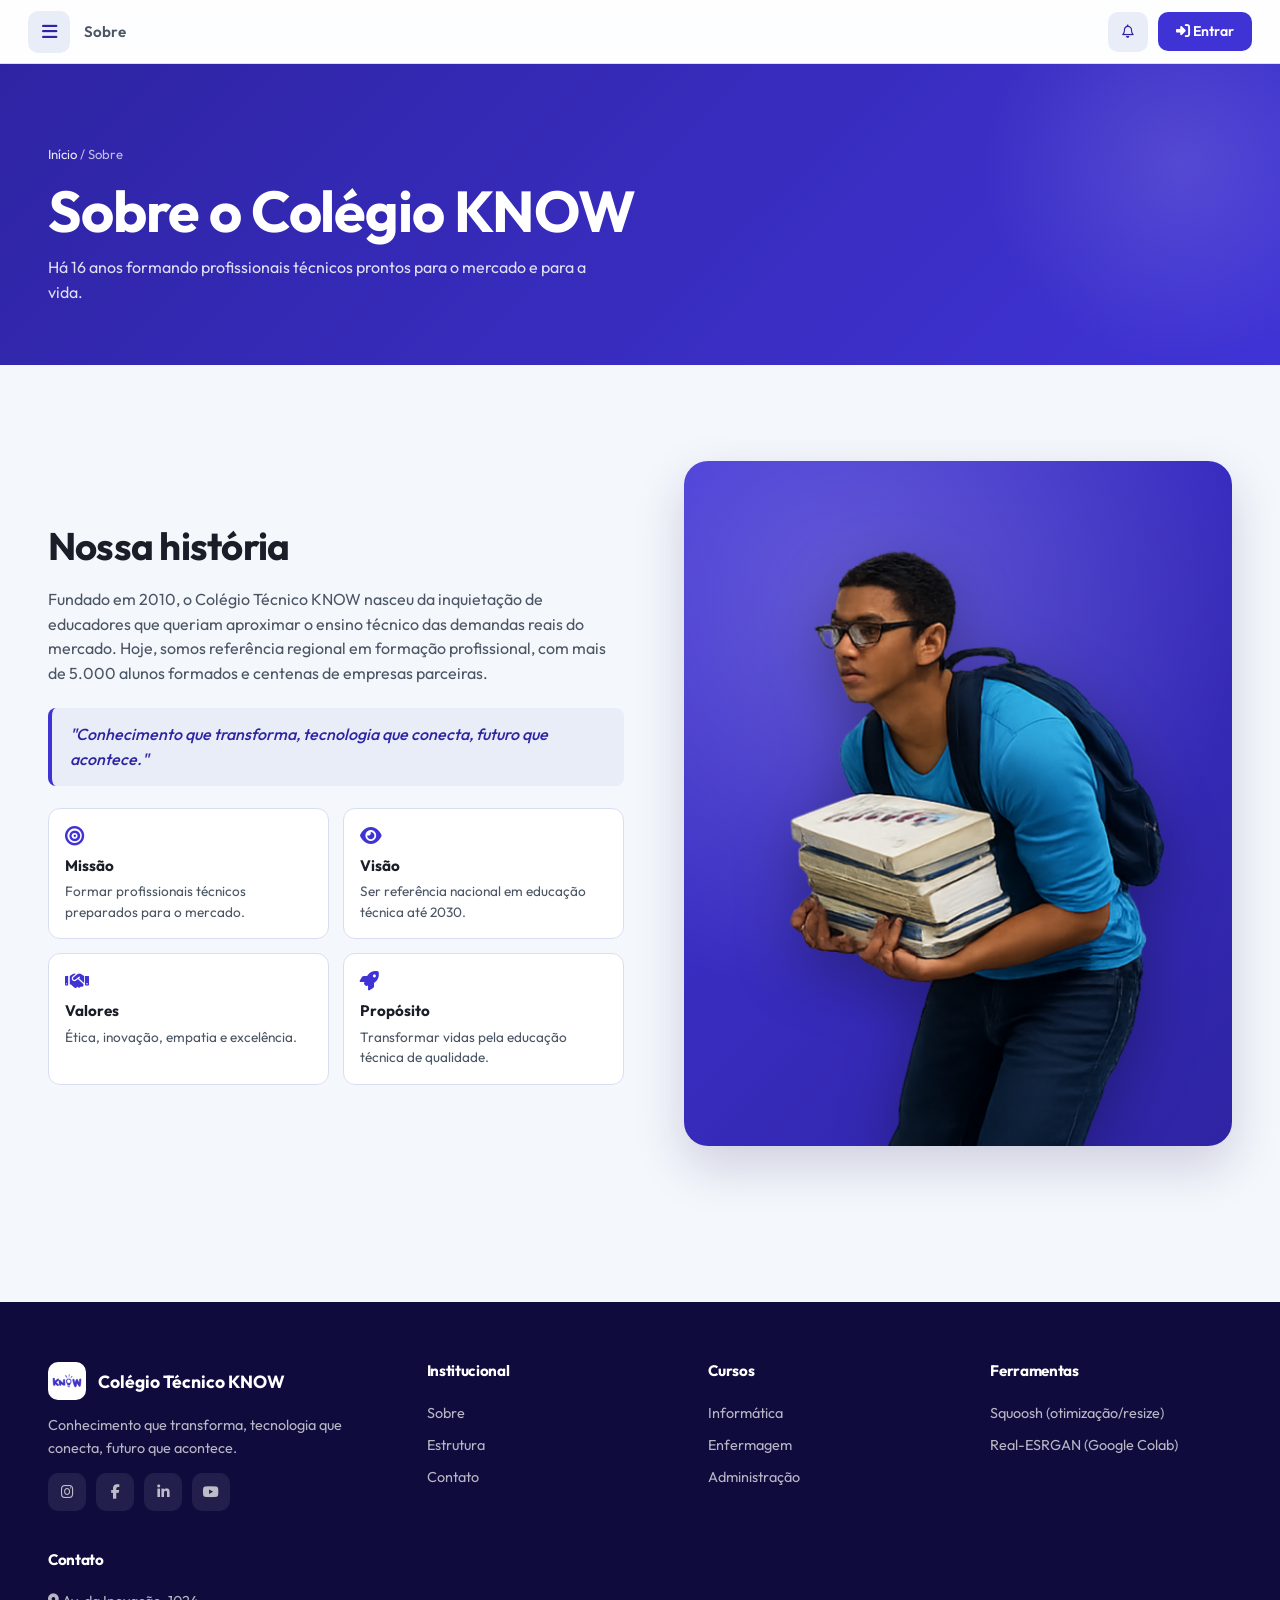
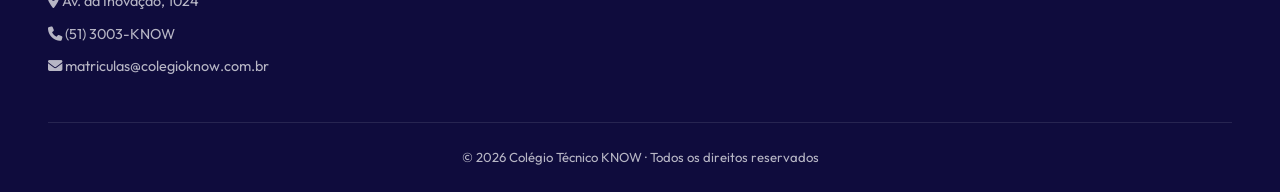
<file: sobre.html>
<!doctype html>
<html lang="pt-BR">
<head>
<meta charset="utf-8">
<meta name="viewport" content="width=device-width,initial-scale=1">
<title>Sobre — Colégio Técnico KNOW</title>
<meta name="description" content="Conheça a história, missão, visão e valores do Colégio Técnico KNOW.">
<link rel="icon" href="images/logo-know.png">
<link href="https://fonts.googleapis.com/css2?family=Outfit:wght@300;400;500;600;700;800&display=swap" rel="stylesheet">
<link href="https://cdnjs.cloudflare.com/ajax/libs/font-awesome/6.5.1/css/all.min.css" rel="stylesheet">
<link href="https://unpkg.com/aos@2.3.4/dist/aos.css" rel="stylesheet">
<link rel="stylesheet" href="css/style.css">
</head>
<body>
<div class="app" id="app"></div>
<script src="js/partials.js"></script>
<script>
const HTML = `
<section class="page-hero">
  <div class="container">
    <div class="breadcrumb"><a href="index.html">Início</a> / Sobre</div>
    <h1>Sobre o Colégio KNOW</h1>
    <p>Há 16 anos formando profissionais técnicos prontos para o mercado e para a vida.</p>
  </div>
</section>

<section>
  <div class="container">
    <div class="about-grid">
      <div data-aos="fade-right">
        <h2>Nossa história</h2>
        <p style="margin-top:14px">Fundado em 2010, o Colégio Técnico KNOW nasceu da inquietação de educadores que queriam aproximar o ensino técnico das demandas reais do mercado. Hoje, somos referência regional em formação profissional, com mais de 5.000 alunos formados e centenas de empresas parceiras.</p>
        <div class="slogan">"Conhecimento que transforma, tecnologia que conecta, futuro que acontece."</div>
        <div class="values">
          <div class="value"><i class="fa-solid fa-bullseye"></i><strong>Missão</strong><p>Formar profissionais técnicos preparados para o mercado.</p></div>
          <div class="value"><i class="fa-solid fa-eye"></i><strong>Visão</strong><p>Ser referência nacional em educação técnica até 2030.</p></div>
          <div class="value"><i class="fa-solid fa-handshake"></i><strong>Valores</strong><p>Ética, inovação, empatia e excelência.</p></div>
          <div class="value"><i class="fa-solid fa-rocket"></i><strong>Propósito</strong><p>Transformar vidas pela educação técnica de qualidade.</p></div>
        </div>
      </div>
      <div class="about-visual" data-aos="fade-left"><img src="images/aluno-livro.png" alt="Aluno KNOW"></div>
    </div>
  </div>
</section>
` + renderFooter();
mountShell('sobre.html','Sobre', HTML);
</script>
<script src="https://unpkg.com/aos@2.3.4/dist/aos.js"></script>
<script src="js/app.js"></script>
</body>
</html>
</file>
<file: css/style.css>
/* ============ KNOW – Portal Institucional ============ */
:root{
  --primary:#4033D6;
  --primary-dark:#2E24A3;
  --primary-light:#6A60F0;
  --bg-1:#F4F7FB;
  --bg-2:#E8EDF8;
  --line:#D8DDF0;
  --text:#1B1E28;
  --muted:#4B5563;
  --white:#fff;
  --radius:14px;
  --shadow-sm:0 2px 6px rgba(31,25,101,.06);
  --shadow:0 10px 30px rgba(31,25,101,.10);
  --shadow-lg:0 20px 50px rgba(31,25,101,.18);
  --sidebar-w:280px;
  --header-h:64px;
  --trans:.25s cubic-bezier(.4,.0,.2,1);
}
*{box-sizing:border-box;margin:0;padding:0}
html,body{height:100%}
body{
  font-family:'Outfit',system-ui,-apple-system,sans-serif;
  color:var(--text);
  background:var(--bg-1);
  font-size:16px;
  line-height:1.55;
  -webkit-font-smoothing:antialiased;
}
a{color:inherit;text-decoration:none}
img{max-width:100%;display:block}
button{font-family:inherit;cursor:pointer;border:none;background:none;color:inherit}
h1,h2,h3,h4{font-weight:700;line-height:1.2;color:var(--text);letter-spacing:-.02em}
h1{font-size:clamp(2rem,4.5vw,3.6rem)}
h2{font-size:clamp(1.6rem,3vw,2.4rem)}
h3{font-size:1.25rem}
p{color:var(--muted)}

/* ===== Layout ===== */
.app{display:flex;min-height:100vh}
.main{flex:1;margin-left:0;min-width:0;display:flex;flex-direction:column}
.content{flex:1}
.container{max-width:1240px;margin:0 auto;padding:0 28px}

/* ===== Sidebar ===== */
.sidebar{
  position:fixed;inset:0 auto 0 0;width:var(--sidebar-w);
  background:var(--white);border-right:1px solid var(--line);
  display:flex;flex-direction:column;z-index:50;
  transition:transform var(--trans);
  transform:translateX(-100%);
}
.sidebar__brand{
  display:flex;align-items:center;gap:12px;padding:20px 22px;
  border-bottom:1px solid var(--line);
}
.sidebar__brand img{width:42px;height:42px;object-fit:contain}
.sidebar__brand-text strong{display:block;font-size:1.05rem;color:var(--primary-dark);letter-spacing:.02em}
.sidebar__brand-text span{font-size:.72rem;color:var(--muted);text-transform:uppercase;letter-spacing:.14em}

.sidebar__profile{
  display:flex;align-items:center;gap:12px;padding:16px 22px;margin:14px;
  background:var(--bg-2);border-radius:var(--radius);
}
.sidebar__profile .avatar{
  width:42px;height:42px;border-radius:50%;
  background:linear-gradient(135deg,var(--primary),var(--primary-light));
  color:#fff;display:grid;place-items:center;font-weight:700;
}
.sidebar__profile small{display:block;color:var(--muted);font-size:.75rem}
.sidebar__profile strong{font-size:.92rem}

.sidebar__nav{flex:1;overflow-y:auto;padding:6px 14px 18px}
.sidebar__label{font-size:.7rem;text-transform:uppercase;letter-spacing:.16em;color:var(--muted);padding:14px 10px 8px}
.sidebar__nav a{
  display:flex;align-items:center;gap:12px;
  padding:11px 14px;border-radius:10px;color:var(--text);
  font-size:.93rem;font-weight:500;margin-bottom:2px;
  transition:all var(--trans);position:relative;
}
.sidebar__nav a i{width:20px;text-align:center;color:var(--primary)}
.sidebar__nav a:hover{background:var(--bg-2);transform:translateX(2px)}
.sidebar__nav a.active{
  background:linear-gradient(90deg,var(--primary),var(--primary-light));
  color:#fff;box-shadow:0 8px 18px rgba(64,51,214,.30);
}
.sidebar__nav a.active i{color:#fff}

.sidebar__footer{padding:14px 22px;border-top:1px solid var(--line);font-size:.78rem;color:var(--muted)}

/* Sidebar hidden by default; toggled by adding `.open` */
.sidebar.open{transform:translateX(0)}
.sidebar.open ~ .main{margin-left:var(--sidebar-w)}

/* ===== Header ===== */
.header{
  position:sticky;top:0;z-index:30;height:var(--header-h);
  background:rgba(255,255,255,.85);backdrop-filter:saturate(180%) blur(14px);
  border-bottom:1px solid var(--line);
  display:flex;align-items:center;justify-content:space-between;
  padding:0 28px;
}
.header__left{display:flex;align-items:center;gap:14px}
.hamburger{
  display:flex;width:42px;height:42px;border-radius:10px;
  background:var(--bg-2);color:var(--primary-dark);
  align-items:center;justify-content:center;font-size:1.1rem;
}
.header__title{font-weight:600;color:var(--muted);font-size:.95rem}
.header__actions{display:flex;align-items:center;gap:10px}
.icon-btn{
  width:40px;height:40px;border-radius:10px;background:var(--bg-2);
  color:var(--primary-dark);display:grid;place-items:center;transition:all var(--trans);
}
.icon-btn:hover{background:var(--line)}
.header__login{
  padding:9px 18px;border-radius:10px;
  background:var(--primary);color:#fff;font-weight:600;font-size:.88rem;
  transition:all var(--trans);
}
.header__login:hover{background:var(--primary-dark);transform:translateY(-1px)}

.notification-btn{position:relative}
.bell-badge{
  position:absolute;top:4px;right:4px;
  width:10px;height:10px;border-radius:50%;
  background:#ff3860;box-shadow:0 0 0 4px rgba(255,56,96,.18);
  display:none;
}
.notifications-root{
  position:fixed;top:calc(var(--header-h) + 18px);right:18px;
  z-index:120;display:flex;flex-direction:column;align-items:flex-end;gap:12px;
  pointer-events:none;
}
.notification-card{
  pointer-events:auto;width:min(340px,calc(100vw - 36px));
  background:#ffffff;border:1px solid rgba(15,12,60,.08);
  border-radius:18px;box-shadow:0 20px 80px rgba(15,12,60,.12);
  padding:16px 16px 14px;position:relative;
  display:grid;gap:10px;animation:slideIn .28s ease-out forwards;
}
.notification-card h4{margin:0;font-size:.98rem;font-weight:700;color:var(--primary-dark)}
.notification-card p{margin:0;font-size:.92rem;color:#4f4f7a;line-height:1.45}
.notification-card a{
  display:inline-flex;align-items:center;gap:8px;font-size:.9rem;font-weight:700;
  color:var(--primary-dark);text-decoration:none;
}
.notification-card button.close-card{
  position:absolute;top:12px;right:12px;border:none;background:transparent;
  color:var(--muted);font-size:1.05rem;cursor:pointer;
}
.notification-panel{
  position:absolute;top:56px;right:0;width:340px;max-width:92vw;
  background:#ffffff;border:1px solid rgba(15,12,60,.08);
  border-radius:22px;box-shadow:0 22px 70px rgba(15,12,60,.14);
  overflow:hidden;display:none;flex-direction:column;pointer-events:auto;
}
.notification-panel.open{display:flex}
.notification-panel .panel-header{
  display:flex;align-items:center;justify-content:space-between;padding:16px 18px;
  border-bottom:1px solid rgba(15,12,60,.08);gap:12px;
}
.notification-panel .panel-header strong{font-size:1rem;color:var(--primary-dark)}
.notification-panel .panel-header button{border:none;background:transparent;color:var(--muted);font-size:1.2rem;cursor:pointer}
.notification-panel .panel-list{display:flex;flex-direction:column;gap:10px;padding:14px 18px 16px;}
.notification-item{display:grid;gap:6px;padding:14px 14px 12px;border-radius:16px;background:rgba(99,102,241,.06)}
.notification-item h4{margin:0;font-size:.95rem}
.notification-item p{margin:0;font-size:.84rem;color:#4f4f7a;line-height:1.4}
.notification-item a{font-size:.88rem;color:var(--primary-dark);font-weight:700;text-decoration:none}
@keyframes slideIn{from{opacity:0;transform:translateY(-8px) scale(.97);}to{opacity:1;transform:translateY(0) scale(1);}}

/* Backdrop */
.backdrop{
  position:fixed;inset:0;background:rgba(15,12,60,.5);
  backdrop-filter:blur(2px);z-index:40;opacity:0;pointer-events:none;
  transition:opacity var(--trans);
}
.backdrop.show{opacity:1;pointer-events:auto}

/* ===== Buttons ===== */
.btn{
  display:inline-flex;align-items:center;gap:10px;
  padding:14px 26px;border-radius:12px;font-weight:600;
  transition:all var(--trans);font-size:.95rem;
}
.btn-primary{
  background:linear-gradient(135deg,var(--primary),var(--primary-light));
  color:#fff;box-shadow:0 10px 24px rgba(64,51,214,.35);
}
.btn-primary:hover{transform:translateY(-2px);box-shadow:0 14px 30px rgba(64,51,214,.45)}
.btn-outline{
  background:rgba(255,255,255,.12);color:#fff;border:1.5px solid rgba(255,255,255,.6);
  backdrop-filter:blur(6px);
}
.btn-outline:hover{background:rgba(255,255,255,.22)}
.btn-ghost{background:var(--bg-2);color:var(--primary-dark)}
.btn-ghost:hover{background:var(--line)}

/* ===== Hero ===== */
.hero{
  position:relative;
  min-height:calc(100vh - var(--header-h));
  background-image: linear-gradient(rgba(31,25,101,.65), rgba(44,35,143,.55)), url('../images/bg-inicial.png');
  background-repeat: no-repeat;
  background-position: right center;
  background-size: cover;
  display:flex;align-items:center;justify-content:flex-start;
  overflow:hidden;isolation:isolate;
}
.hero::after{
  content:"";position:absolute;inset:0;pointer-events:none;
  box-shadow:inset 0 0 240px rgba(10,5,60,.55);
}
.hero .container{margin-left:48px;margin-right:auto}
.hero__inner{
  position:relative;z-index:2;color:#fff;max-width:640px;
  padding:80px 28px;
}

/* Hero responsiveness */
@media (max-width: 992px){
  .hero{background-image: linear-gradient(rgba(31,25,101,.65), rgba(44,35,143,.55)), url('../images/bginicial-celular.png');background-position:center top;background-size:cover}
  .hero .container{margin-left:32px}
  .hero__inner{padding:64px 24px}
}
@media (max-width: 768px){
  .hero{background-image: linear-gradient(rgba(31,25,101,.65), rgba(44,35,143,.55)), url('../images/bginicial-celular.png');background-position:center top;background-size:cover;min-height:auto;overflow:visible}
  .hero .container{margin-left:18px;padding-right:18px}
  .hero__inner{padding:40px 16px;max-width:94%}
  .hero h1{font-size:clamp(1.6rem,6vw,2.2rem)}
  .hero p{font-size:1rem;max-width:100%}
  .hero__meta{margin-top:28px;gap:16px;padding-top:18px}
}
@media (max-width:420px){
  .hero{min-height:auto}
  .hero__inner{padding:28px 14px}
  .hero h1{font-size:1.5rem}
}
.hero__badge{
  display:inline-flex;align-items:center;gap:8px;
  padding:7px 14px;border-radius:999px;
  background:rgba(255,255,255,.14);border:1px solid rgba(255,255,255,.3);
  font-size:.78rem;letter-spacing:.1em;text-transform:uppercase;font-weight:500;
  margin-bottom:22px;backdrop-filter:blur(8px);
}
.hero h1{color:#fff;margin-bottom:18px;text-shadow:0 4px 24px rgba(0,0,0,.25)}
.hero h1 span{
  background:linear-gradient(135deg,#fff,#cdd2ff);
  -webkit-background-clip:text;background-clip:text;color:transparent;
}
.hero p{color:rgba(255,255,255,.88);font-size:1.1rem;margin-bottom:32px;max-width:520px}
.hero__cta{display:flex;flex-wrap:wrap;gap:14px}
.hero__meta{
  display:flex;gap:32px;margin-top:48px;flex-wrap:wrap;
  padding-top:28px;border-top:1px solid rgba(255,255,255,.2);
}
.hero__meta div strong{display:block;font-size:1.6rem;color:#fff}
.hero__meta div span{color:rgba(255,255,255,.75);font-size:.82rem}

/* ===== Section ===== */
section{padding:96px 0}
.section-head{text-align:center;max-width:680px;margin:0 auto 56px}
.section-head .tag{
  display:inline-block;padding:6px 14px;border-radius:999px;
  background:var(--bg-2);color:var(--primary-dark);
  font-size:.76rem;letter-spacing:.14em;text-transform:uppercase;font-weight:600;
  margin-bottom:16px;
}
.section-head p{margin-top:14px;font-size:1.05rem}

/* ===== Sobre ===== */
.about-grid{display:grid;grid-template-columns:1.05fr 1fr;gap:60px;align-items:center}
.about-grid h2{margin-bottom:18px}
.about-grid .slogan{
  font-style:italic;color:var(--primary-dark);font-weight:500;
  padding:14px 18px;background:var(--bg-2);border-left:4px solid var(--primary);
  border-radius:8px;margin:22px 0;
}
.values{display:grid;grid-template-columns:1fr 1fr;gap:14px;margin-top:22px}
.value{
  padding:16px;border-radius:12px;background:var(--white);
  border:1px solid var(--line);transition:all var(--trans);
}
.value:hover{transform:translateY(-3px);box-shadow:var(--shadow)}
.value i{color:var(--primary);font-size:1.2rem;margin-bottom:8px}
.value strong{display:block;margin-bottom:4px;font-size:.95rem}
.value p{font-size:.85rem;line-height:1.5}
.about-visual{
  position:relative;border-radius:24px;overflow:hidden;
  background:linear-gradient(135deg,var(--primary),var(--primary-dark));
  aspect-ratio:4/5;display:flex;align-items:flex-end;justify-content:center;
  box-shadow:var(--shadow-lg);
}
.about-visual img{max-height:96%;object-fit:contain;filter:drop-shadow(0 20px 30px rgba(0,0,0,.3))}
.about-visual::before{
  content:"";position:absolute;inset:0;
  background:radial-gradient(circle at 30% 20%,rgba(255,255,255,.2),transparent 60%);
}

/* ===== Stats ===== */
.stats{
  background:linear-gradient(135deg,var(--primary-dark),var(--primary));
  color:#fff;
}
.stats-grid{display:grid;grid-template-columns:repeat(4,1fr);gap:30px;text-align:center}
.stat strong{
  display:block;font-size:clamp(2rem,4vw,3rem);font-weight:800;
  background:linear-gradient(135deg,#fff,#cdd2ff);
  -webkit-background-clip:text;background-clip:text;color:transparent;
}
.stat span{color:rgba(255,255,255,.8);font-size:.95rem;margin-top:6px;display:block}

/* ===== Cursos ===== */
.cards{display:grid;grid-template-columns:repeat(3,1fr);gap:26px}
.card{
  background:var(--white);border-radius:18px;overflow:hidden;
  border:1px solid var(--line);transition:all var(--trans);
  display:flex;flex-direction:column;
}
.card:hover{transform:translateY(-6px);box-shadow:var(--shadow-lg);border-color:transparent}
.card__img{aspect-ratio:16/10;background:var(--bg-2);position:relative;overflow:hidden}
.card__img img{width:100%;height:100%;object-fit:cover;transition:transform .6s}
.card:hover .card__img img{transform:scale(1.06)}
.card__tag{
  position:absolute;top:14px;left:14px;
  background:rgba(255,255,255,.95);color:var(--primary-dark);
  padding:5px 12px;border-radius:999px;font-size:.72rem;font-weight:600;
  text-transform:uppercase;letter-spacing:.08em;
}
.card__body{padding:24px;display:flex;flex-direction:column;flex:1}
.card__body h3{margin-bottom:8px}
.card__body p{font-size:.92rem;margin-bottom:18px;flex:1}
.card__meta{display:flex;gap:14px;font-size:.78rem;color:var(--muted);margin-bottom:16px}
.card__meta span i{color:var(--primary);margin-right:5px}
.card__link{
  align-self:flex-start;color:var(--primary-dark);font-weight:600;font-size:.9rem;
  display:inline-flex;align-items:center;gap:8px;transition:gap var(--trans);
}
.card__link:hover{gap:14px}

/* ===== Estrutura / Galeria ===== */
.gallery{display:grid;grid-template-columns:repeat(4,1fr);grid-auto-rows:160px;gap:14px}
.gallery a{
  border-radius:14px;overflow:hidden;position:relative;
  background:var(--bg-2);transition:transform var(--trans);
}
.gallery a:hover{transform:scale(1.02)}
.gallery a:nth-child(1){grid-column:span 2;grid-row:span 2}
.gallery a:nth-child(4){grid-row:span 2}
.gallery img{width:100%;height:100%;object-fit:cover}
.gallery a::after{
  content:attr(data-label);position:absolute;left:14px;bottom:12px;
  color:#fff;font-weight:600;text-shadow:0 2px 8px rgba(0,0,0,.6);font-size:.9rem;
}

/* ===== Depoimentos ===== */
.testi-grid{display:grid;grid-template-columns:repeat(3,1fr);gap:24px}
.testi{
  background:var(--white);border-radius:18px;padding:28px;
  border:1px solid var(--line);position:relative;
}
.testi i.fa-quote-left{color:var(--primary-light);font-size:1.4rem;opacity:.5;margin-bottom:10px}
.testi p{font-size:.95rem;color:var(--text);margin-bottom:20px}
.testi__author{display:flex;align-items:center;gap:12px}
.testi__author img{width:46px;height:46px;border-radius:50%;object-fit:cover}
.testi__author strong{display:block;font-size:.92rem}
.testi__author small{color:var(--muted);font-size:.78rem}

/* ===== Processo ===== */
.steps{display:grid;grid-template-columns:repeat(4,1fr);gap:20px;position:relative}
.step{
  background:var(--white);padding:28px;border-radius:16px;
  border:1px solid var(--line);position:relative;
}
.step__num{
  width:42px;height:42px;border-radius:12px;
  background:linear-gradient(135deg,var(--primary),var(--primary-light));
  color:#fff;display:grid;place-items:center;font-weight:700;
  margin-bottom:16px;box-shadow:0 8px 16px rgba(64,51,214,.3);
}
.step h3{font-size:1.05rem;margin-bottom:6px}
.step p{font-size:.88rem}

/* ===== Contato ===== */
.contact-grid{display:grid;grid-template-columns:1fr 1fr;gap:48px}
.contact-info{display:flex;flex-direction:column;gap:18px}
.contact-item{
  display:flex;gap:16px;padding:20px;border-radius:14px;
  background:var(--white);border:1px solid var(--line);
}
.contact-item i{
  width:46px;height:46px;border-radius:12px;
  background:var(--bg-2);color:var(--primary);
  display:grid;place-items:center;font-size:1.1rem;flex-shrink:0;
}
.contact-item small{color:var(--muted);font-size:.78rem;text-transform:uppercase;letter-spacing:.1em}
.contact-item strong{display:block;margin-top:2px}

/* ===== Forms ===== */
.form{
  background:var(--white);padding:32px;border-radius:18px;
  border:1px solid var(--line);box-shadow:var(--shadow);
}
.form h3{margin-bottom:18px}
.field{margin-bottom:16px}
.field label{display:block;font-size:.82rem;font-weight:600;margin-bottom:6px;color:var(--text)}
.field input,.field select,.field textarea{
  width:100%;padding:12px 14px;border:1.5px solid var(--line);
  border-radius:10px;font-family:inherit;font-size:.95rem;background:#fff;
  transition:all var(--trans);color:var(--text);
}
.field input:focus,.field select:focus,.field textarea:focus{
  outline:none;border-color:var(--primary);box-shadow:0 0 0 4px rgba(64,51,214,.12);
}
.field .err{color:#dc2626;font-size:.78rem;margin-top:4px;display:none}
.field.error input,.field.error select{border-color:#dc2626}
.field.error .err{display:block}

/* ===== Footer ===== */
.footer{
  background:#0f0c3d;color:rgba(255,255,255,.7);padding:60px 0 24px;margin-top:60px;
}
.footer-grid{display:grid;grid-template-columns:1.4fr 1fr 1fr 1fr;gap:40px;margin-bottom:40px}
.footer h4{color:#fff;font-size:.95rem;margin-bottom:16px}
.footer a{display:block;padding:5px 0;font-size:.9rem;transition:color var(--trans)}
.footer a:hover{color:#fff}
.footer__brand{display:flex;align-items:center;gap:12px;margin-bottom:14px}
.footer__brand img{width:38px;height:38px;background:#fff;border-radius:10px;padding:4px}
.footer__brand strong{color:#fff;font-size:1.1rem}
.footer__social{display:flex;gap:10px;margin-top:14px}
.footer__social a{
  width:38px;height:38px;border-radius:10px;background:rgba(255,255,255,.08);
  display:grid;place-items:center;padding:0;
}
.footer__social a:hover{background:var(--primary)}
.footer__bottom{
  padding-top:24px;border-top:1px solid rgba(255,255,255,.1);
  text-align:center;font-size:.82rem;
}

/* ===== Page Header ===== */
.page-hero{
  background:linear-gradient(135deg,var(--primary-dark),var(--primary));
  color:#fff;padding:80px 0 60px;position:relative;overflow:hidden;
}
.page-hero::after{
  content:"";position:absolute;right:-100px;top:-100px;width:400px;height:400px;
  background:radial-gradient(circle,rgba(255,255,255,.12),transparent 70%);border-radius:50%;
}
.page-hero h1{color:#fff;margin-bottom:10px}
.page-hero p{color:rgba(255,255,255,.85);max-width:560px}
.breadcrumb{font-size:.82rem;color:rgba(255,255,255,.7);margin-bottom:12px}
.breadcrumb a{color:rgba(255,255,255,.9)}

/* ===== Auth ===== */
.auth-wrap{
  min-height:100vh;display:grid;grid-template-columns:1fr 1fr;
}
.auth-side{
  background:linear-gradient(135deg,var(--primary-dark),var(--primary));
  color:#fff;padding:60px;display:flex;flex-direction:column;justify-content:space-between;
  position:relative;overflow:hidden;
}
.auth-side::after{
  content:"";position:absolute;inset:0;
  background:radial-gradient(circle at 30% 30%,rgba(255,255,255,.15),transparent 60%);
}
.auth-side > *{position:relative;z-index:1}
.auth-side h2{color:#fff;font-size:2.2rem;margin-bottom:14px}
.auth-side p{color:rgba(255,255,255,.85)}
.auth-form-wrap{display:flex;align-items:center;justify-content:center;padding:40px}
.auth-form{width:100%;max-width:420px}
.auth-form h1{font-size:2rem;margin-bottom:6px}
.auth-tabs{display:flex;gap:6px;background:var(--bg-2);padding:6px;border-radius:12px;margin:20px 0}
.auth-tabs button{
  flex:1;padding:10px;border-radius:8px;font-weight:600;font-size:.9rem;color:var(--muted);
}
.auth-tabs button.active{background:#fff;color:var(--primary-dark);box-shadow:var(--shadow-sm)}

/* ===== Dashboard ===== */
.dash-grid{display:grid;grid-template-columns:repeat(4,1fr);gap:20px;margin-bottom:30px}
.dash-card{
  background:var(--white);border-radius:14px;padding:22px;border:1px solid var(--line);
}
.dash-card .icon{
  width:44px;height:44px;border-radius:12px;background:var(--bg-2);
  color:var(--primary);display:grid;place-items:center;font-size:1.1rem;margin-bottom:14px;
}
.dash-card strong{display:block;font-size:1.6rem;color:var(--text)}
.dash-card span{font-size:.82rem;color:var(--muted)}

.progress{height:8px;background:var(--bg-2);border-radius:999px;overflow:hidden;margin:8px 0}
.progress > div{height:100%;background:linear-gradient(90deg,var(--primary),var(--primary-light));border-radius:999px}

.table-wrap{background:#fff;border-radius:14px;border:1px solid var(--line);overflow:hidden}
table{width:100%;border-collapse:collapse}
th,td{padding:14px 18px;text-align:left;border-bottom:1px solid var(--line);font-size:.9rem}
th{background:var(--bg-1);font-weight:600;color:var(--muted);text-transform:uppercase;font-size:.74rem;letter-spacing:.1em}
tbody tr:hover{background:var(--bg-1)}
.badge{display:inline-block;padding:4px 10px;border-radius:999px;font-size:.72rem;font-weight:600;background:var(--bg-2);color:var(--primary-dark)}

/* Modules */
.module{
  background:#fff;border:1px solid var(--line);border-radius:14px;
  padding:20px;margin-bottom:14px;
}
.module__head{display:flex;justify-content:space-between;align-items:center;margin-bottom:12px}
.module__head h3{font-size:1.05rem}
.video-frame{aspect-ratio:16/9;border-radius:10px;overflow:hidden;background:#000;margin-top:10px}
.video-frame iframe{width:100%;height:100%;border:0}

/* Toast */
.toast{
  position:fixed;bottom:24px;right:24px;background:var(--text);color:#fff;
  padding:14px 22px;border-radius:12px;box-shadow:var(--shadow-lg);
  transform:translateY(20px);opacity:0;pointer-events:none;transition:all .3s;z-index:200;
  display:flex;align-items:center;gap:10px;
}
.toast.show{transform:translateY(0);opacity:1}
.toast.success{background:#16a34a}
.toast.error{background:#dc2626}

/* ===== Responsive ===== */
@media (max-width:1024px){
  .cards,.testi-grid,.steps,.stats-grid{grid-template-columns:repeat(2,1fr)}
  .gallery{grid-template-columns:repeat(2,1fr)}
  .gallery a:nth-child(1){grid-column:span 2}
  .gallery a:nth-child(4){grid-row:span 1}
  .dash-grid{grid-template-columns:repeat(2,1fr)}
}
@media (max-width:880px){
  :root{--header-h:60px}
  .sidebar{transform:translateX(-100%)}
  .sidebar.open{transform:translateX(0)}
  .main{margin-left:0}
  .hamburger{display:flex}
  .about-grid,.contact-grid,.auth-wrap{grid-template-columns:1fr;gap:32px}
  .auth-side{padding:40px 28px;min-height:auto}
  section{padding:64px 0}
  .container{padding:0 20px}
  .hero__inner{padding:60px 20px}
  .hero__meta{gap:20px}
  .cards,.testi-grid,.steps,.stats-grid,.footer-grid{grid-template-columns:1fr}
  .footer-grid{gap:28px}
  .sidebar__brand-text{display:none}
  .sidebar__brand img{width:36px;height:36px}
}
@media (max-width:520px){
  .dash-grid{grid-template-columns:1fr}
}
</file>
<file: css/quizCss.css>
:root{
  --primary:#4033D6;
  --primary-dark:#2E24A3;
  --primary-light:#6A60F0;
  --bg-1:#F4F7FB;
  --bg-2:#E8EDF8;
  --line:#D8DDF0;
  --text:#1B1E28;
  --muted:#4B5563;
}

/* ── Quiz layout ─────────────────────────────────────────── */
.quiz-page {
  min-height: 100vh;
  display: flex;
  flex-direction: column;
  background: var(--bg-1);
}

/* ── Topbar (nav simples) ────────────────────────────────── */
.quiz-topbar {
  background: rgba(255,255,255,.92);
  backdrop-filter: saturate(180%) blur(14px);
  border-bottom: 1px solid var(--line);
  height: 64px;
  display: flex;
  align-items: center;
  justify-content: space-between;
  padding: 0 28px;
  position: sticky;
  top: 0;
  z-index: 30;
}
.quiz-topbar__brand {
  display: flex;
  align-items: center;
  gap: 10px;
  font-weight: 700;
  font-size: 1rem;
  color: var(--primary-dark);
  text-decoration: none;
}
.quiz-topbar__brand img {
  width: 36px;
  height: 36px;
  object-fit: contain;
}
.quiz-topbar__back {
  display: inline-flex;
  align-items: center;
  gap: 10px;
  font-size: .9rem;
  font-weight: 700;
  color: #fff;
  padding: 10px 14px;
  background: linear-gradient(135deg,var(--primary-dark),var(--primary));
  border-radius: 12px;
  box-shadow: 0 8px 20px rgba(46,36,163,.18);
  text-decoration: none;
  transition: transform .15s, box-shadow .15s, opacity .12s;
}
.quiz-topbar__back:hover { transform: translateY(-3px); box-shadow: 0 12px 28px rgba(46,36,163,.22); opacity: .98 }

/* ── Page hero ───────────────────────────────────────────── */
.quiz-hero {
  background: var(--bg-2);
  color: var(--text);
  padding: 18px 0 12px;
  position: relative;
  overflow: hidden;
  border-bottom: 1px solid var(--line);
}
.quiz-hero::after { display: none; }
.quiz-hero h1 { color: var(--primary-dark); margin-bottom: 8px; }
.quiz-hero p  { color: var(--muted); }
.quiz-breadcrumb { font-size: .82rem; color: rgba(255,255,255,.7); margin-bottom: 10px; }
.quiz-breadcrumb a { color: rgba(255,255,255,.9); }

/* ── Main quiz area ──────────────────────────────────────── */
.quiz-main {
  flex: 1;
  display: flex;
  flex-direction: column;
  align-items: center;
  padding: 32px 18px 40px;
}

/* ── Card ────────────────────────────────────────────────── */
.quiz-card {
  width: 100%;
  max-width: 880px;
  min-height: 580px;
  background: #fff;
  border-radius: 18px;
  box-shadow: 0 10px 36px rgba(46,36,163,.10);
  overflow: hidden;
  animation: cardIn .35s ease;
}
@keyframes cardIn {
  from { opacity: 0; transform: translateY(20px); }
  to   { opacity: 1; transform: translateY(0); }
}
.quiz-accent {
  height: 6px;
  background: linear-gradient(90deg, #2E24A3, #7C3AED, #2E24A3);
  background-size: 200%;
  animation: shimmer 3s linear infinite;
}
@keyframes shimmer { to { background-position: -200% 0; } }
.quiz-inner { padding: 36px 44px 44px; }
@media(max-width:760px) { .quiz-inner { padding: 24px 20px 24px; } }

@media(max-width:520px) {
  .quiz-card { min-height: auto; padding: 0; }
}

/* ── Welcome ─────────────────────────────────────────────── */
.welcome-icon {
  width: 72px; height: 72px;
  background: linear-gradient(135deg,#2E24A3,#7C3AED);
  border-radius: 18px;
  display: flex; align-items: center; justify-content: center;
  font-size: 2rem; color: #fff;
  margin: 0 auto 20px;
  box-shadow: 0 6px 20px rgba(46,36,163,.22);
}
.welcome-title {
  font-size: 1.6rem; font-weight: 800; color: #1a1a2e;
  text-align: center; line-height: 1.2; margin-bottom: 10px;
}
.welcome-sub {
  text-align: center; color: #64748b; font-size: .95rem;
  line-height: 1.65; margin: 0 auto 28px; max-width: 460px;
}
.quiz-pills {
  display: flex; flex-wrap: wrap; gap: 10px;
  justify-content: center; margin-bottom: 22px;
}
.quiz-pill {
  display: flex; align-items: center; gap: 8px;
  background: #f0f0ff; border-radius: 100px;
  padding: 8px 16px; font-size: .82rem; font-weight: 600; color: #2E24A3;
}
.btn-start {
  display: flex; align-items: center; justify-content: center; gap: 10px;
  width: 100%; padding: 14px;
  margin-top: 32px;
  background: linear-gradient(135deg,#2E24A3,#4033D6);
  color: #fff; border: none; border-radius: 12px;
  font-family: inherit; font-size: 1rem; font-weight: 700;
  cursor: pointer; transition: transform .15s, box-shadow .15s;
  box-shadow: 0 6px 18px rgba(46,36,163,.28);
}
.btn-start:hover { transform: translateY(-2px); box-shadow: 0 10px 28px rgba(46,36,163,.4); }

/* ── Progress ────────────────────────────────────────────── */
.progress-wrap { margin-bottom: 30px; }
.progress-meta {
  display: flex; justify-content: space-between;
  font-size: .82rem; color: #64748b; margin-bottom: 8px; font-weight: 500;
}
.progress-track { height: 8px; background: #e8e8f8; border-radius: 99px; overflow: hidden; }
.progress-fill {
  height: 100%;
  background: linear-gradient(90deg,#2E24A3,#7C3AED);
  border-radius: 99px;
  transition: width .4s cubic-bezier(.4,0,.2,1);
}

/* ── Question ────────────────────────────────────────────── */
.q-label {
  font-size: .75rem; font-weight: 700; letter-spacing: .08em;
  color: #7C3AED; text-transform: uppercase; margin-bottom: 10px;
}
.q-text {
  font-size: 1.22rem; font-weight: 700; color: #1a1a2e;
  line-height: 1.35; margin-bottom: 26px;
}

/* ── Options ─────────────────────────────────────────────── */
.options-list { display: flex; flex-direction: column; gap: 12px; }
.option-btn {
  display: flex; align-items: center; gap: 16px;
  padding: 16px 18px;
  border: 2px solid #e2e8f0; border-radius: 14px;
  cursor: pointer;
  font-family: inherit; font-size: .93rem; font-weight: 500; color: #1a1a2e;
  background: #fff; text-align: left;
  transition: border-color .18s, background .18s, transform .15s;
  width: 100%;
}
.option-btn:hover { border-color: #a5b4fc; background: #f5f3ff; transform: translateX(4px); }
.option-btn.selected { border-color: #2E24A3; background: #ede9ff; color: #2E24A3; }
.option-btn.selected .opt-ltr { background: #2E24A3; color: #fff; }
.opt-ltr {
  min-width: 34px; height: 34px; flex-shrink: 0;
  display: flex; align-items: center; justify-content: center;
  background: #f0f0ff; color: #2E24A3;
  border-radius: 10px; font-weight: 700; font-size: .85rem;
  transition: background .18s, color .18s;
}

/* ── Nav buttons ─────────────────────────────────────────── */
.quiz-nav { display: flex; gap: 12px; margin-top: 28px; }
.btn-nav {
  flex: 1; padding: 14px; border-radius: 12px;
  border: 2px solid #e2e8f0;
  font-family: inherit; font-size: .92rem; font-weight: 600;
  cursor: pointer; transition: all .15s;
  display: flex; align-items: center; justify-content: center; gap: 8px;
}
.btn-back { background: #fff; color: #64748b; }
.btn-back:hover { border-color: #cbd5e1; color: #1a1a2e; }
.btn-next {
  background: linear-gradient(135deg,#2E24A3,#4033D6);
  color: #fff; border-color: transparent;
  box-shadow: 0 4px 14px rgba(46,36,163,.3);
}
.btn-next:hover:not(:disabled) { transform: translateY(-1px); box-shadow: 0 6px 20px rgba(46,36,163,.4); }
.btn-next:disabled { opacity: .4; cursor: not-allowed; transform: none; box-shadow: none; }

/* ── Result ──────────────────────────────────────────────── */
.result-wrap { text-align: center; }
.result-icon {
  width: 90px; height: 90px; border-radius: 24px;
  display: flex; align-items: center; justify-content: center;
  font-size: 2.5rem; color: #fff;
  margin: 0 auto 22px;
}
.result-icon.tech  { background: linear-gradient(135deg,#2E24A3,#4033D6); box-shadow: 0 10px 30px rgba(46,36,163,.3); }
.result-icon.saude { background: linear-gradient(135deg,#059669,#10b981); box-shadow: 0 10px 30px rgba(5,150,105,.3); }
.result-icon.adm   { background: linear-gradient(135deg,#d97706,#f59e0b); box-shadow: 0 10px 30px rgba(217,119,6,.3); }

.result-badge {
  display: inline-block; padding: 5px 14px; border-radius: 99px;
  font-size: .75rem; font-weight: 700; letter-spacing: .06em;
  text-transform: uppercase; margin-bottom: 12px;
}
.result-badge.tech  { background: #ede9ff; color: #2E24A3; }
.result-badge.saude { background: #d1fae5; color: #059669; }
.result-badge.adm   { background: #fef3c7; color: #d97706; }

.result-wrap h2 { font-size: 1.6rem; font-weight: 800; color: #1a1a2e; margin-bottom: 10px; }
.result-desc { color: #64748b; font-size: .94rem; line-height: 1.65; max-width: 480px; margin: 0 auto 26px; }

/* score bars */
.score-bars { margin: 0 auto 28px; max-width: 400px; }
.score-row { display: flex; align-items: center; gap: 12px; margin-bottom: 12px; }
.score-label { font-size: .8rem; font-weight: 600; color: #475569; width: 90px; text-align: right; }
.score-track { flex: 1; height: 10px; background: #e8e8f8; border-radius: 99px; overflow: hidden; }
.score-fill { height: 100%; border-radius: 99px; transition: width .6s .1s ease; }
.score-fill.tech  { background: linear-gradient(90deg,#2E24A3,#7C3AED); }
.score-fill.saude { background: linear-gradient(90deg,#059669,#10b981); }
.score-fill.adm   { background: linear-gradient(90deg,#d97706,#f59e0b); }
.score-count { font-size: .8rem; font-weight: 700; color: #1a1a2e; width: 24px; }

/* incentive box */
.incentive-box {
  background: linear-gradient(135deg,#f0f0ff,#ede9ff);
  border: 1.5px solid #c7d2fe; border-radius: 16px;
  padding: 20px 24px; margin-bottom: 26px; text-align: left;
}
.incentive-box h4 { font-size: 1rem; font-weight: 700; color: #2E24A3; margin-bottom: 6px; }
.incentive-box p  { font-size: .88rem; color: #475569; line-height: 1.55; margin: 0; }

/* cta buttons */
.result-ctas { display: flex; flex-wrap: wrap; gap: 12px; justify-content: center; margin-bottom: 14px; }
.btn-cta {
  padding: 14px 26px; border-radius: 12px; border: none;
  font-family: inherit; font-size: .95rem; font-weight: 700;
  cursor: pointer; display: inline-flex; align-items: center; gap: 8px;
  text-decoration: none; transition: transform .15s, box-shadow .15s;
  color: #fff;
}
.btn-cta:hover { transform: translateY(-2px); }
.btn-cta-primary { background: linear-gradient(135deg,#2E24A3,#4033D6); box-shadow: 0 4px 14px rgba(46,36,163,.3); }
.btn-cta-secondary { background: linear-gradient(135deg,#7C3AED,#9333ea); box-shadow: 0 4px 14px rgba(124,58,237,.3); }
.btn-restart {
  display: inline-flex; align-items: center; gap: 8px;
  padding: 12px 22px; border-radius: 12px;
  border: 2px solid #e2e8f0; background: #fff;
  font-family: inherit; font-size: .9rem; font-weight: 600; color: #475569;
  cursor: pointer; transition: border-color .15s, color .15s;
}
.btn-restart:hover { border-color: #cbd5e1; color: #1a1a2e; }
.tie-note {
  font-size: .78rem; color: #94a3b8; margin-bottom: 16px;
  display: flex; align-items: center; gap: 5px; justify-content: center;
}
.saved-note {
  margin-top: 14px; font-size: .78rem; color: #94a3b8;
  display: flex; align-items: center; gap: 6px; justify-content: center;
}

/* ── Footer do site (usado no quiz) ──────────────────────────────────────── */
.quiz-footer {
  background: #0f0c3d;
  color: rgba(255,255,255,.9);
  padding: 48px 0 32px;
}
.quiz-footer .footer-grid {
  display: grid;
  grid-template-columns: 2fr 1fr 1fr 1fr;
  gap: 48px;
  margin-bottom: 32px;
}
.quiz-footer .footer__brand {
  display: flex;
  align-items: center;
  gap: 10px;
  margin-bottom: 16px;
}
.quiz-footer .footer__brand img {
  width: 40px;
  height: 40px;
  object-fit: contain;
}
.quiz-footer .footer__brand strong {
  font-size: 1rem;
  color: #fff;
}
.quiz-footer .footer__social {
  display: flex;
  gap: 12px;
  margin-top: 12px;
}
.quiz-footer .footer__social a {
  display: inline-flex;
  align-items: center;
  justify-content: center;
  width: 36px;
  height: 36px;
  background: rgba(255,255,255,.1);
  border-radius: 8px;
  color: rgba(255,255,255,.8);
  transition: background .2s;
}
.quiz-footer .footer__social a:hover {
  background: rgba(255,255,255,.2);
  color: #fff;
}
.quiz-footer h4 {
  font-size: .95rem;
  font-weight: 700;
  color: #fff;
  margin-bottom: 16px;
}
.quiz-footer a {
  display: block;
  color: rgba(255,255,255,.75);
  font-size: .9rem;
  margin-bottom: 8px;
  transition: color .2s;
}
.quiz-footer a:hover {
  color: #fff;
}
.quiz-footer .footer__bottom {
  border-top: 1px solid rgba(255,255,255,.1);
  padding-top: 24px;
  text-align: center;
  font-size: .85rem;
  color: rgba(255,255,255,.6);
}

@media(max-width:1024px) {
  .quiz-footer .footer-grid { grid-template-columns: 2fr 1fr 1fr; gap: 32px; }
}
@media(max-width:768px) {
  .quiz-footer .footer-grid { grid-template-columns: 1fr 1fr; gap: 24px; }
  .quiz-footer { padding: 32px 0 24px; }
}
@media(max-width:520px) {
  .quiz-footer .footer-grid { grid-template-columns: 1fr; gap: 24px; }
  .quiz-footer { padding: 24px 0 18px; }
  .quiz-footer h4 { margin-bottom: 12px; }
}
</file>
<file: css/raspadinha.css>
*,*::before,*::after{box-sizing:border-box;margin:0;padding:0}
:root{
  --primary:#3B2FF5;--primary-dark:#2E24A3;--primary-light:#6C63FF;
  --gold:#F5A623;--gold-light:#FFD77A;
  --bg:#F4F3FF;--text:#1A1640;--muted:#6B6A8A;--line:#E0DFF5;
  --radius:16px;--shadow:0 4px 24px rgba(59,47,245,.10);
}
body{font-family:'Outfit',sans-serif;background:var(--bg);color:var(--text);min-height:100vh;display:flex;flex-direction:column}

/* HEADER */
.site-header{background:#fff;border-bottom:1.5px solid var(--line);padding:0 32px;height:64px;display:flex;align-items:center;justify-content:space-between}
.logo{display:flex;align-items:center;gap:10px;text-decoration:none;color:var(--primary-dark)}
.logo-badge{width:36px;height:36px;border-radius:10px;background:var(--primary);display:flex;align-items:center;justify-content:center;color:#fff;font-weight:800;font-size:.95rem}
.logo strong{font-size:1.05rem;font-weight:700;color:var(--primary-dark)}
.header-back{color:var(--muted);font-size:.85rem;text-decoration:none;display:flex;align-items:center;gap:6px;transition:color .2s}
.header-back:hover{color:var(--primary)}

/* HERO */
.hero{background:linear-gradient(135deg,var(--primary-dark) 0%,var(--primary-light) 100%);color:#fff;text-align:center;padding:48px 24px 56px;position:relative;overflow:hidden}
.hero::before{content:'';position:absolute;inset:0;background:url("data:image/svg+xml,%3Csvg width='60' height='60' viewBox='0 0 60 60' xmlns='http://www.w3.org/2000/svg'%3E%3Ccircle cx='30' cy='30' r='1.5' fill='%23ffffff' fill-opacity='0.08'/%3E%3C/svg%3E") repeat}
.hero-badge{display:inline-flex;align-items:center;gap:8px;background:rgba(255,255,255,.15);border:1px solid rgba(255,255,255,.25);padding:6px 16px;border-radius:100px;font-size:.8rem;font-weight:500;margin-bottom:18px;position:relative}
.hero h1{font-size:clamp(1.8rem,5vw,2.8rem);font-weight:800;line-height:1.1;position:relative}
.hero h1 span{color:var(--gold-light)}
.hero p{margin-top:12px;font-size:1rem;opacity:.85;max-width:480px;margin-inline:auto;position:relative}

/* MAIN */
main{flex:1;padding:40px 16px 60px;display:flex;flex-direction:column;align-items:center;gap:32px}

/* INSTRUCTION */
.instruction-box{background:#fff;border:1.5px solid var(--line);border-radius:var(--radius);padding:18px 24px;max-width:560px;width:100%;display:flex;align-items:center;gap:14px}
.instruction-box .icon-wrap{width:44px;height:44px;flex-shrink:0;background:var(--bg);border-radius:12px;display:flex;align-items:center;justify-content:center;color:var(--primary);font-size:1.2rem}
.instruction-box p{font-size:.9rem;color:var(--muted);line-height:1.5}
.instruction-box strong{color:var(--text)}

/* CARD */
.scratch-wrapper{width:100%;background:#fff;border:1.5px solid var(--line);border-radius:24px;padding:24px;box-shadow:var(--shadow)}
.instruction-box{max-width:620px;margin:0 auto}
.raspadinha-layout{display:grid;grid-template-columns:1.3fr .75fr;gap:24px;align-items:start;margin-top:26px}
.scratch-area{min-width:0}
.result-area{min-width:0}
.result-panel{max-width:100%;width:100%;}
.scratch-header{text-align:center;margin-bottom:18px}
.scratch-header h2{font-size:1.2rem;font-weight:700;color:var(--primary-dark)}
.scratch-header p{font-size:.82rem;color:var(--muted);margin-top:4px}

/* PILLS */
.match-strip{display:flex;justify-content:center;gap:8px;margin-bottom:20px;flex-wrap:wrap}
.match-pill{background:var(--bg);border:1.5px solid var(--line);border-radius:100px;padding:4px 12px;font-size:.75rem;color:var(--muted);transition:all .35s;display:flex;align-items:center;gap:4px}
.match-pill.found{background:rgba(59,47,245,.1);border-color:var(--primary);color:var(--primary);font-weight:600}
.match-pill.winner-pill{background:var(--gold);border-color:var(--gold);color:#fff;font-weight:700;animation:pillPop .5s ease}
@keyframes pillPop{0%{transform:scale(1)}50%{transform:scale(1.18)}100%{transform:scale(1)}}
.count-badge{background:var(--primary);color:#fff;border-radius:100px;padding:1px 7px;font-size:.7rem;font-weight:700;min-width:18px;text-align:center;transition:all .3s}
.match-pill.winner-pill .count-badge{background:rgba(255,255,255,.3)}

/* GRID */
.scratch-grid{display:grid;grid-template-columns:repeat(3,1fr);gap:12px;user-select:none}

/* CELL — prize layer always blurred until fully scratched */
.scratch-cell{
  aspect-ratio:1;position:relative;border-radius:14px;
  overflow:hidden;border:1.5px solid var(--line);
  cursor:crosshair;background:#fff;
}

/* prize sits behind canvas, starts heavily blurred */
.prize-layer{
  position:absolute;inset:0;
  display:flex;flex-direction:column;
  align-items:center;justify-content:center;gap:3px;
  background:#fff;z-index:1;
  /* blur controlled by JS via CSS custom prop */
  filter:blur(var(--blur, 12px));
  transition:filter .35s ease;
}
.prize-emoji{font-size:clamp(1.5rem,5vw,2rem);line-height:1}
.prize-label{font-size:clamp(.52rem,.85vw,.68rem);font-weight:600;color:var(--muted);text-align:center;padding:0 4px;line-height:1.2}

/* fully revealed = no blur, golden glow if it's a winner match */
.scratch-cell.revealed .prize-layer{filter:blur(0)}
.prize-layer.match-cell{background:linear-gradient(135deg,#FFF8E8,#FFF1C5)}
.prize-layer.match-cell .prize-label{color:var(--gold)}

/* canvas sits on top */
.scratch-canvas{
  position:absolute;inset:0;z-index:2;
  touch-action:none;
  /* GPU-composited, no repaint cost */
  will-change:opacity;
}
/* fade canvas out when fully scratched */
.scratch-cell.revealed .scratch-canvas{
  opacity:0;pointer-events:none;
  transition:opacity .45s ease;
}

/* PROGRESS */
.progress-wrap{margin-top:20px}
.progress-label{display:flex;justify-content:space-between;font-size:.78rem;color:var(--muted);margin-bottom:6px}
.progress-track{height:6px;background:var(--line);border-radius:100px;overflow:hidden}
.progress-fill{height:100%;background:linear-gradient(90deg,var(--primary),var(--primary-light));border-radius:100px;width:0%;transition:width .3s ease}

/* RESULT */
.result-panel{max-width:560px;width:100%;background:#fff;border:1.5px solid var(--line);border-radius:24px;padding:36px 28px;text-align:center;box-shadow:var(--shadow);display:none;animation:resultIn .5s cubic-bezier(.175,.885,.32,1.275)}
@keyframes resultIn{from{opacity:0;transform:translateY(24px) scale(.96)}to{opacity:1;transform:translateY(0) scale(1)}}
.result-icon{width:80px;height:80px;border-radius:50%;display:flex;align-items:center;justify-content:center;font-size:2.2rem;margin:0 auto 18px;background:linear-gradient(135deg,#FFF8E8,#FFE8A0);border:3px solid var(--gold);animation:iconSpin .6s ease}
@keyframes iconSpin{from{transform:rotate(-20deg) scale(.7)}to{transform:rotate(0) scale(1)}}
.result-badge{display:inline-block;background:var(--bg);border:1.5px solid var(--line);border-radius:100px;padding:4px 14px;font-size:.75rem;font-weight:600;color:var(--primary);margin-bottom:10px;letter-spacing:.4px;text-transform:uppercase}
.result-panel h2{font-size:1.6rem;font-weight:800;color:var(--primary-dark);line-height:1.15}
.prize-display{font-size:2rem;margin:14px 0 4px;animation:prizeFloat 2s ease-in-out infinite}
@keyframes prizeFloat{0%,100%{transform:translateY(0)}50%{transform:translateY(-6px)}}
.prize-name{font-size:1.1rem;font-weight:700;color:var(--gold);margin-bottom:6px}
.prize-desc{font-size:.88rem;color:var(--muted);max-width:340px;margin:0 auto 24px;line-height:1.6}
.no-match-icon{font-size:2.5rem;margin:8px 0}
.no-match-msg{font-size:.88rem;color:var(--muted);margin-top:8px;max-width:320px;margin-inline:auto}
.btn-cta{display:inline-flex;align-items:center;gap:8px;background:var(--primary);color:#fff;font-family:'Outfit',sans-serif;font-size:.95rem;font-weight:600;padding:14px 28px;border-radius:12px;text-decoration:none;border:none;cursor:pointer;transition:background .2s,transform .15s}
.btn-cta:hover{background:var(--primary-dark);transform:translateY(-1px)}
.btn-ghost{display:inline-flex;align-items:center;gap:8px;background:#fff;color:var(--primary);font-family:'Outfit',sans-serif;font-size:.88rem;font-weight:500;padding:11px 20px;border-radius:12px;text-decoration:none;border:1.5px solid var(--line);cursor:pointer;transition:all .2s;margin-top:10px}
.btn-ghost:hover{border-color:var(--primary);background:var(--bg)}

/* WINNER BANNER inline (appears before all cells revealed) */
.winner-banner{
  display:none;
  background:linear-gradient(135deg,#FFF8E8,#FFE8A0);
  border:2px solid var(--gold);
  border-radius:14px;
  padding:14px 18px;
  text-align:center;
  margin-top:20px;
  animation:resultIn .5s cubic-bezier(.175,.885,.32,1.275);
}
.winner-banner.show{display:block}
.winner-banner p{font-size:.9rem;color:#7a5800;font-weight:600}
.winner-banner strong{font-size:1rem;color:var(--gold)}

/* FOOTER */
footer{text-align:center;padding:24px;font-size:.8rem;color:var(--muted);border-top:1.5px solid var(--line);background:#fff}

/* CONFETTI */
.confetti-piece{position:fixed;pointer-events:none;z-index:9999;animation:confettiFall linear forwards}
@keyframes confettiFall{0%{opacity:1;transform:translateY(-20px) rotate(0deg)}100%{opacity:0;transform:translateY(105vh) rotate(720deg)}}

/* DIRT */
.dirt{position:absolute;border-radius:50%;pointer-events:none;z-index:3;animation:dirtFly .4s ease-out forwards}
@keyframes dirtFly{0%{opacity:.85;transform:translate(0,0) scale(1)}100%{opacity:0;transform:translate(var(--dx),var(--dy)) scale(.2)}}

@media(max-width:768px){
  main{padding:32px 12px 50px}
  .scratch-wrapper{padding:18px 12px}
  .raspadinha-layout{grid-template-columns:1fr;gap:18px}
  .scratch-grid{grid-template-columns:repeat(3,1fr);gap:10px}
  .result-panel{padding:28px 18px}
  .btn-cta{padding:12px 20px;font-size:.9rem}
  .btn-ghost{padding:10px 16px;font-size:.85rem}
  .scratch-header h2{font-size:1.1rem}
  .result-icon{width:70px;height:70px;font-size:2rem}
}
@media(max-width:480px){
  main{padding:28px 10px 40px}
  .scratch-wrapper{padding:12px 10px}
  .raspadinha-layout{grid-template-columns:1fr;gap:14px}
  .scratch-grid{grid-template-columns:repeat(3,1fr);gap:8px}
  .result-panel{padding:20px 12px}
  .site-header{padding:0 14px;height:56px}
  .btn-cta{padding:10px 14px;font-size:.8rem;gap:6px}
  .btn-ghost{padding:8px 12px;font-size:.75rem;gap:4px}
  .scratch-header h2{font-size:.9rem}
  .scratch-header p{font-size:.7rem}
  .result-icon{width:56px;height:56px;font-size:1.6rem;margin-bottom:12px}
  .result-panel h2{font-size:1.2rem}
  .prize-display{font-size:1.4rem}
  .match-strip{gap:6px;margin-bottom:14px}
  .match-pill{padding:3px 8px;font-size:.65rem}
  .instruction-box{padding:12px 12px;gap:10px;margin-bottom:16px}
  .instruction-box .icon-wrap{width:36px;height:36px;font-size:1rem}
  .instruction-box p{font-size:.8rem}
  .logo-badge{width:28px;height:28px;font-size:.8rem}
  .logo strong{font-size:.9rem}
  .hero{padding:32px 16px 40px}
  .hero h1{font-size:clamp(1.4rem,4vw,1.8rem)}
  .hero p{font-size:.9rem;margin-top:8px}
}
</file>
